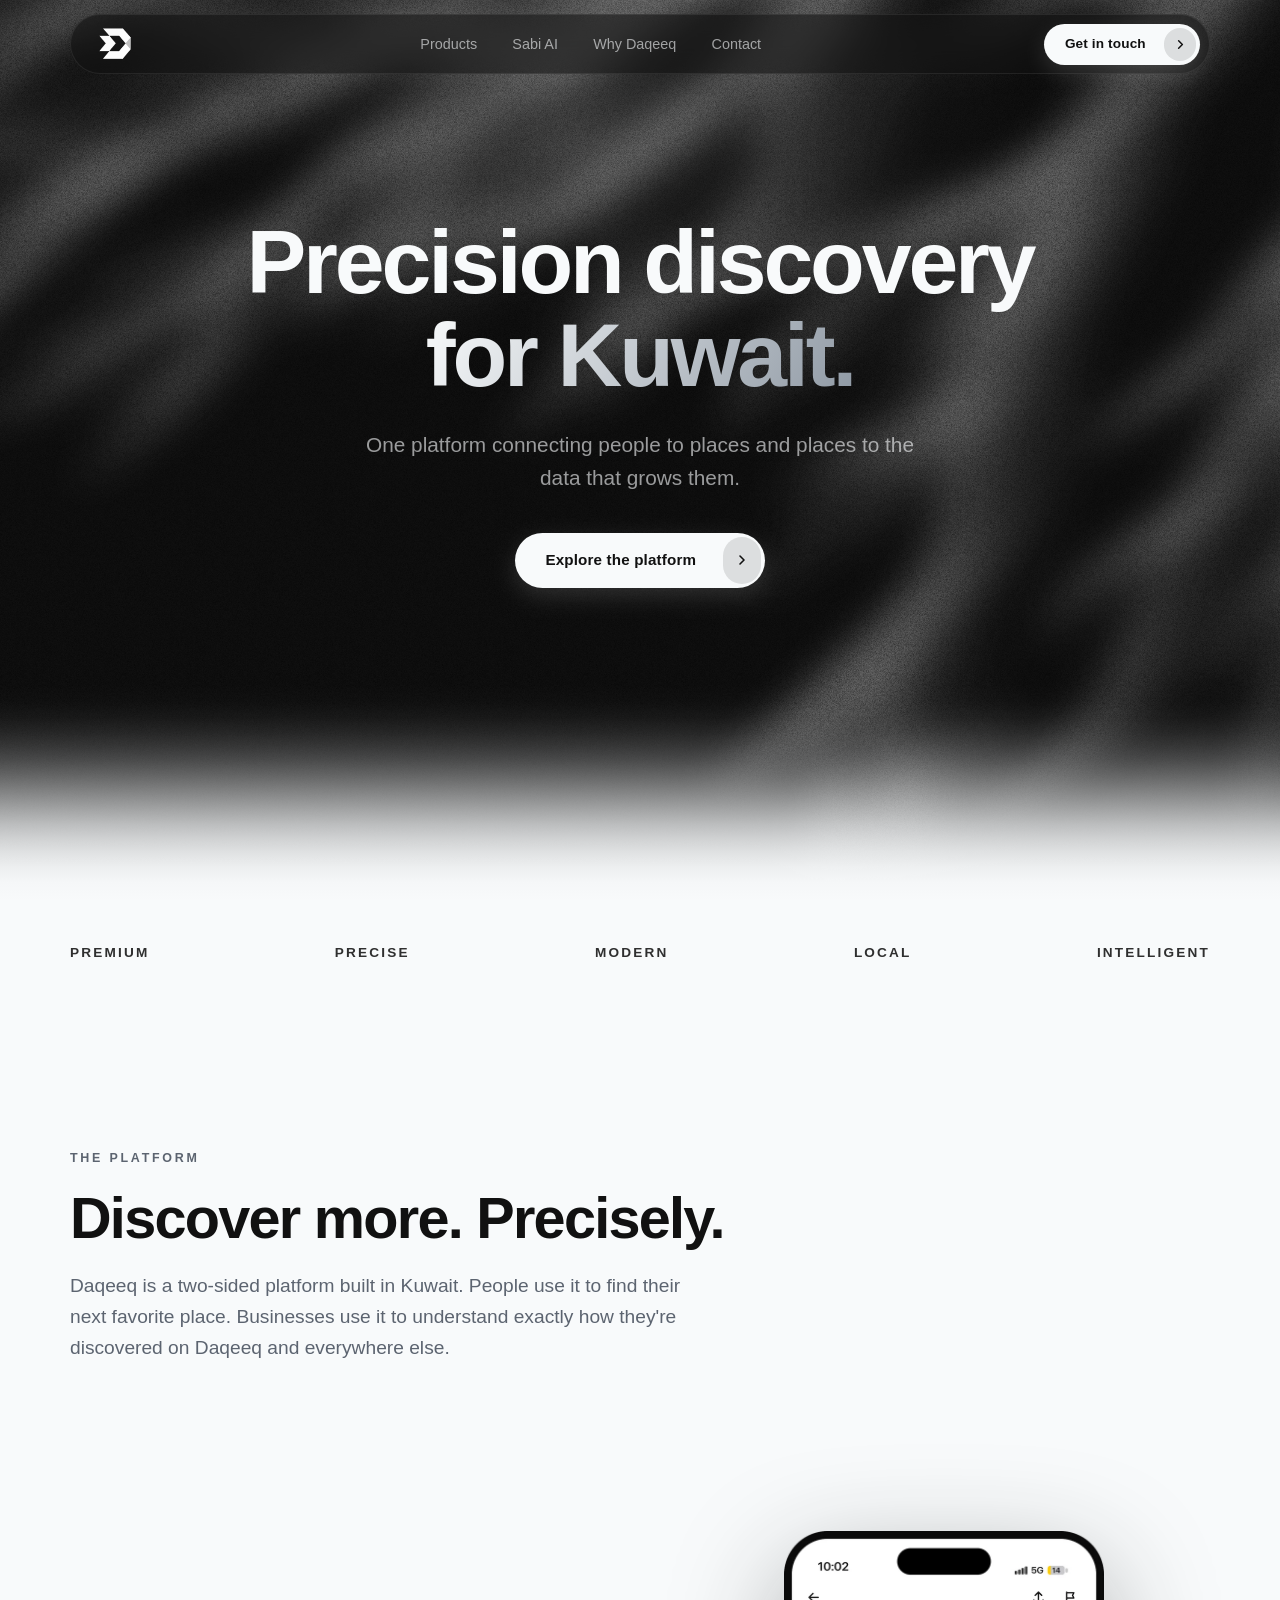
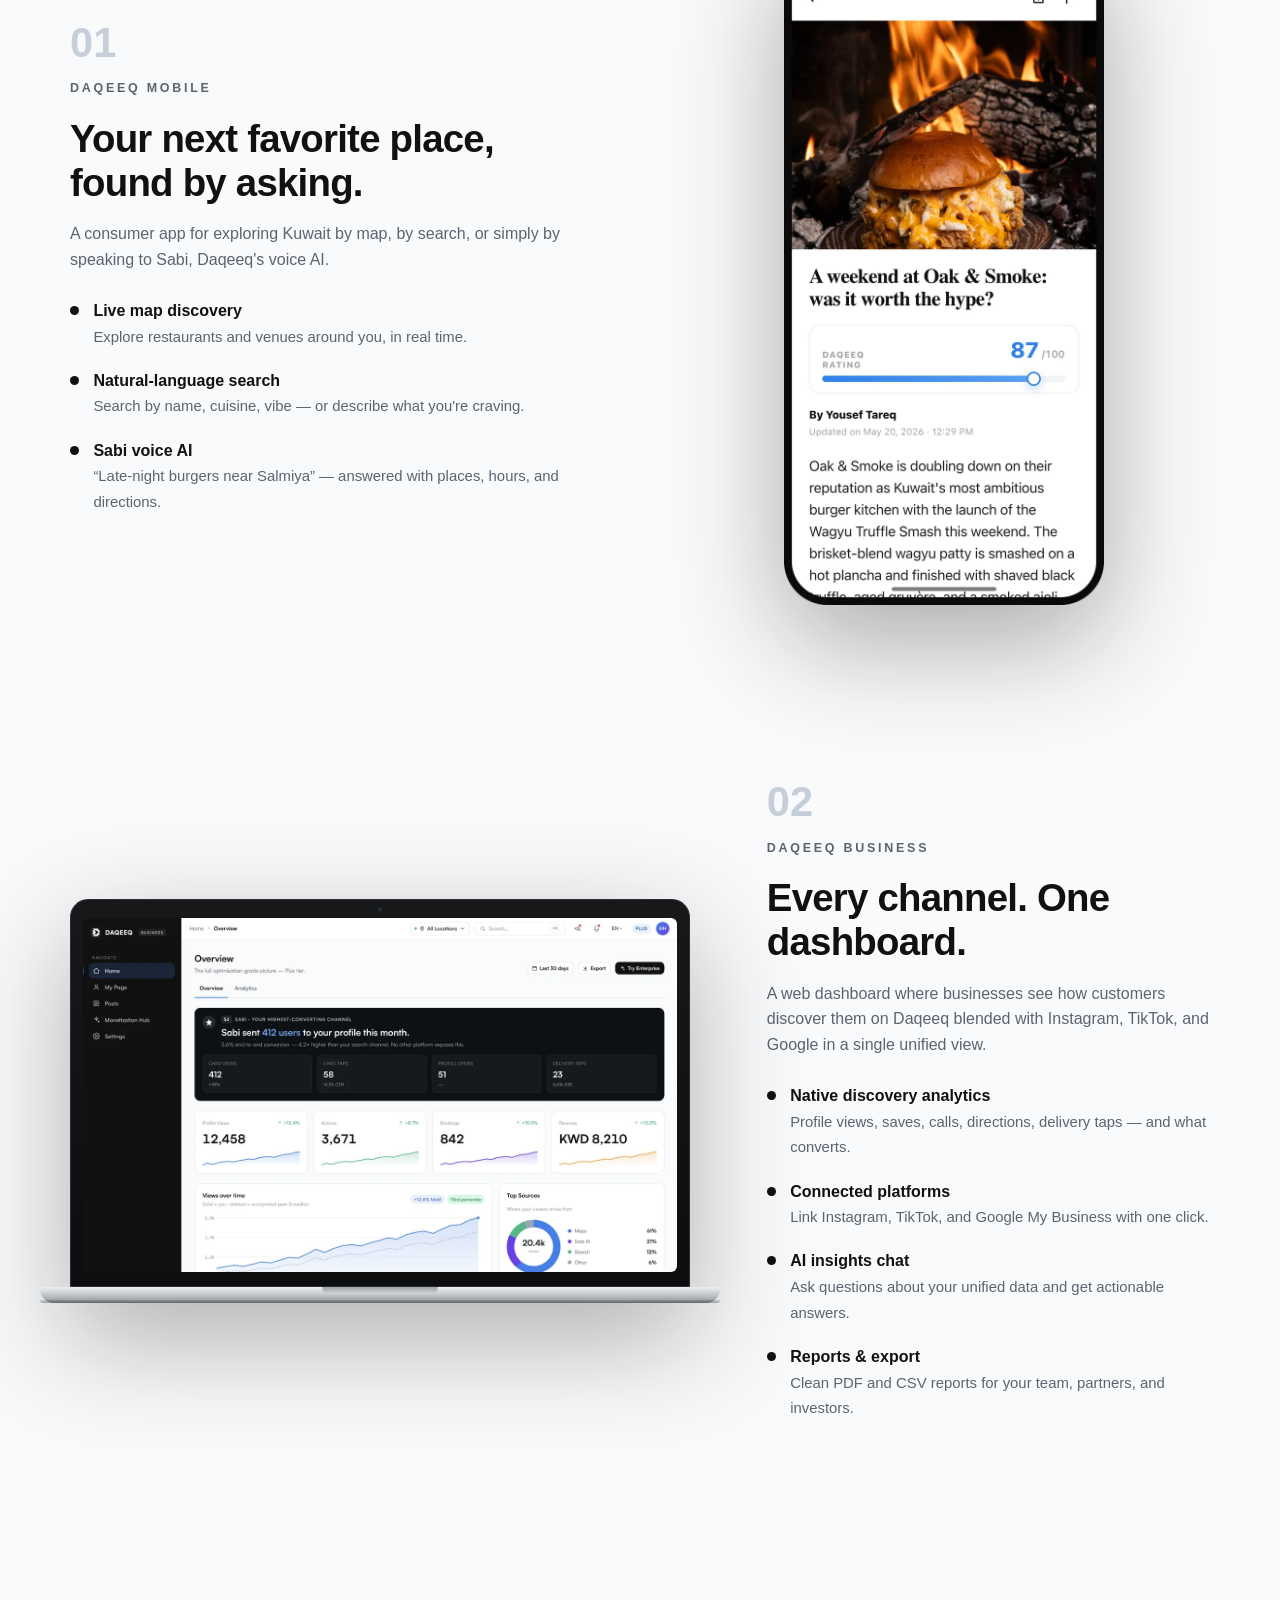
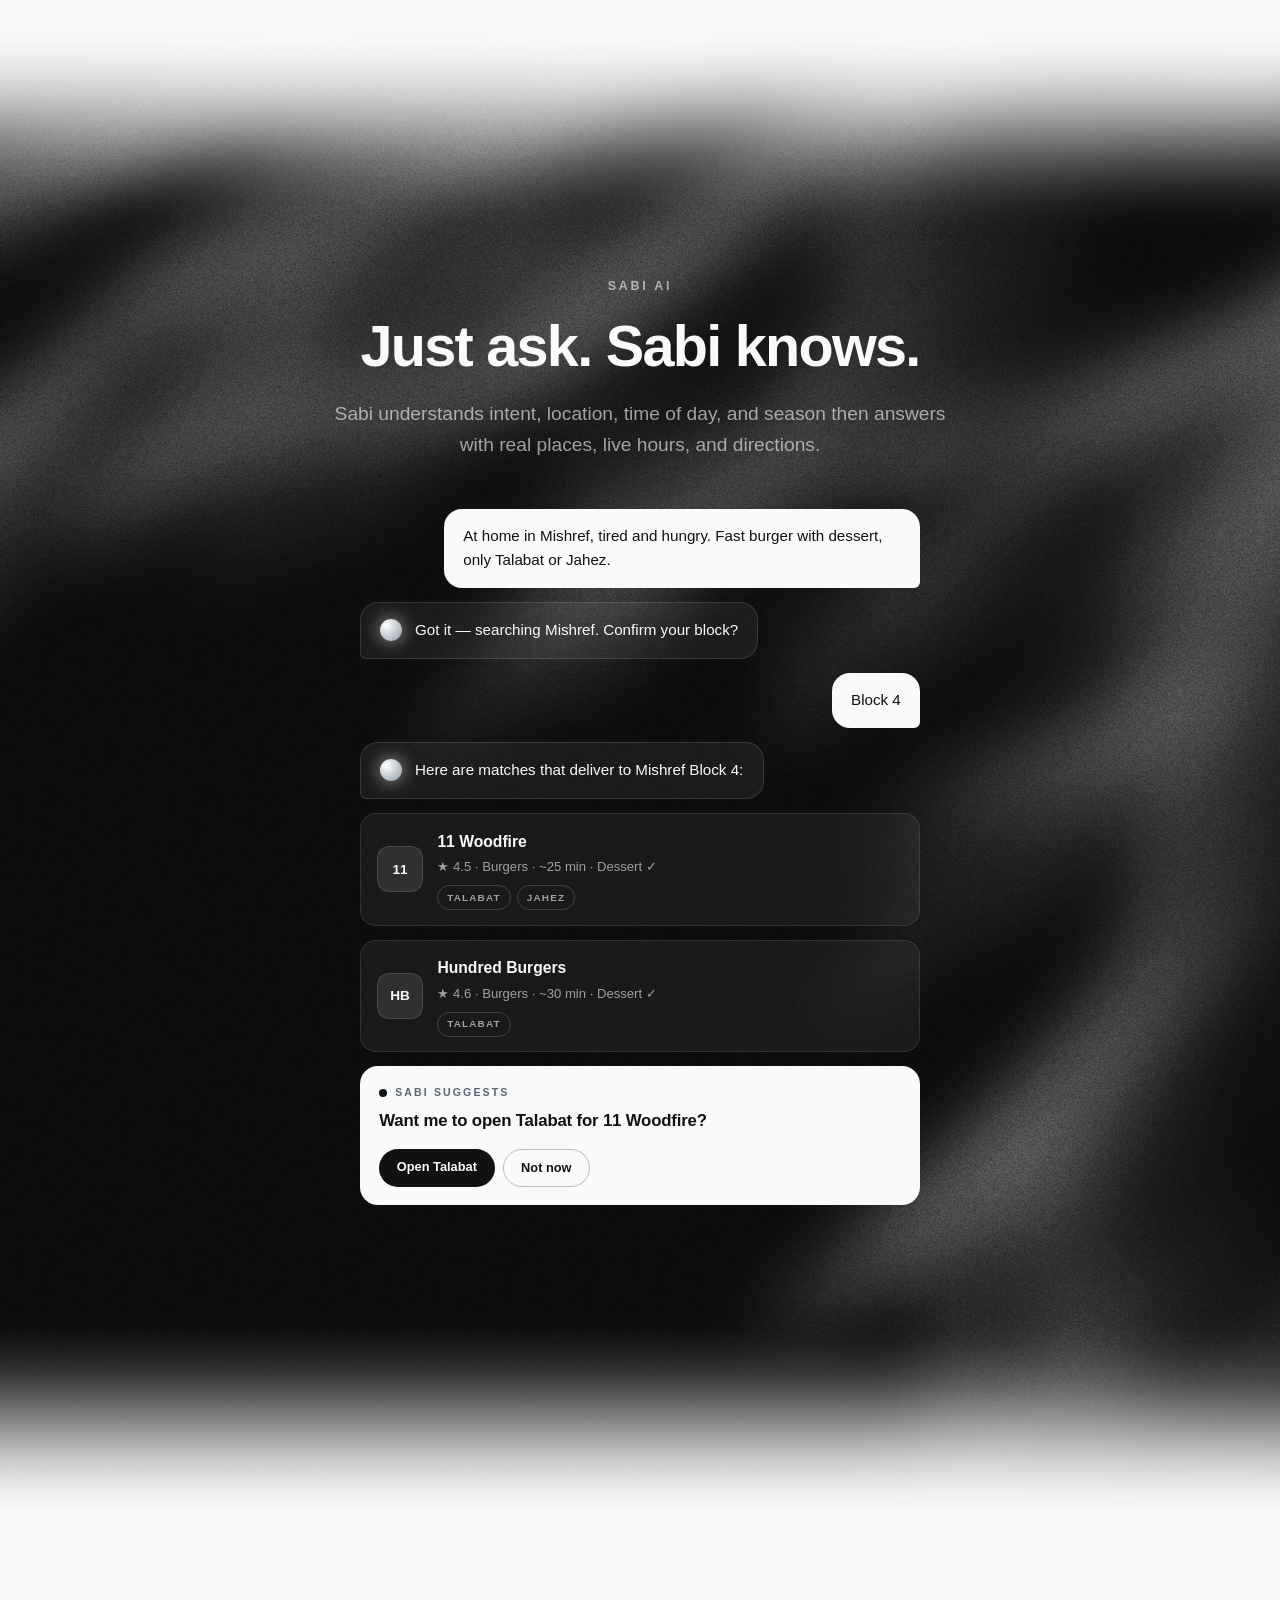
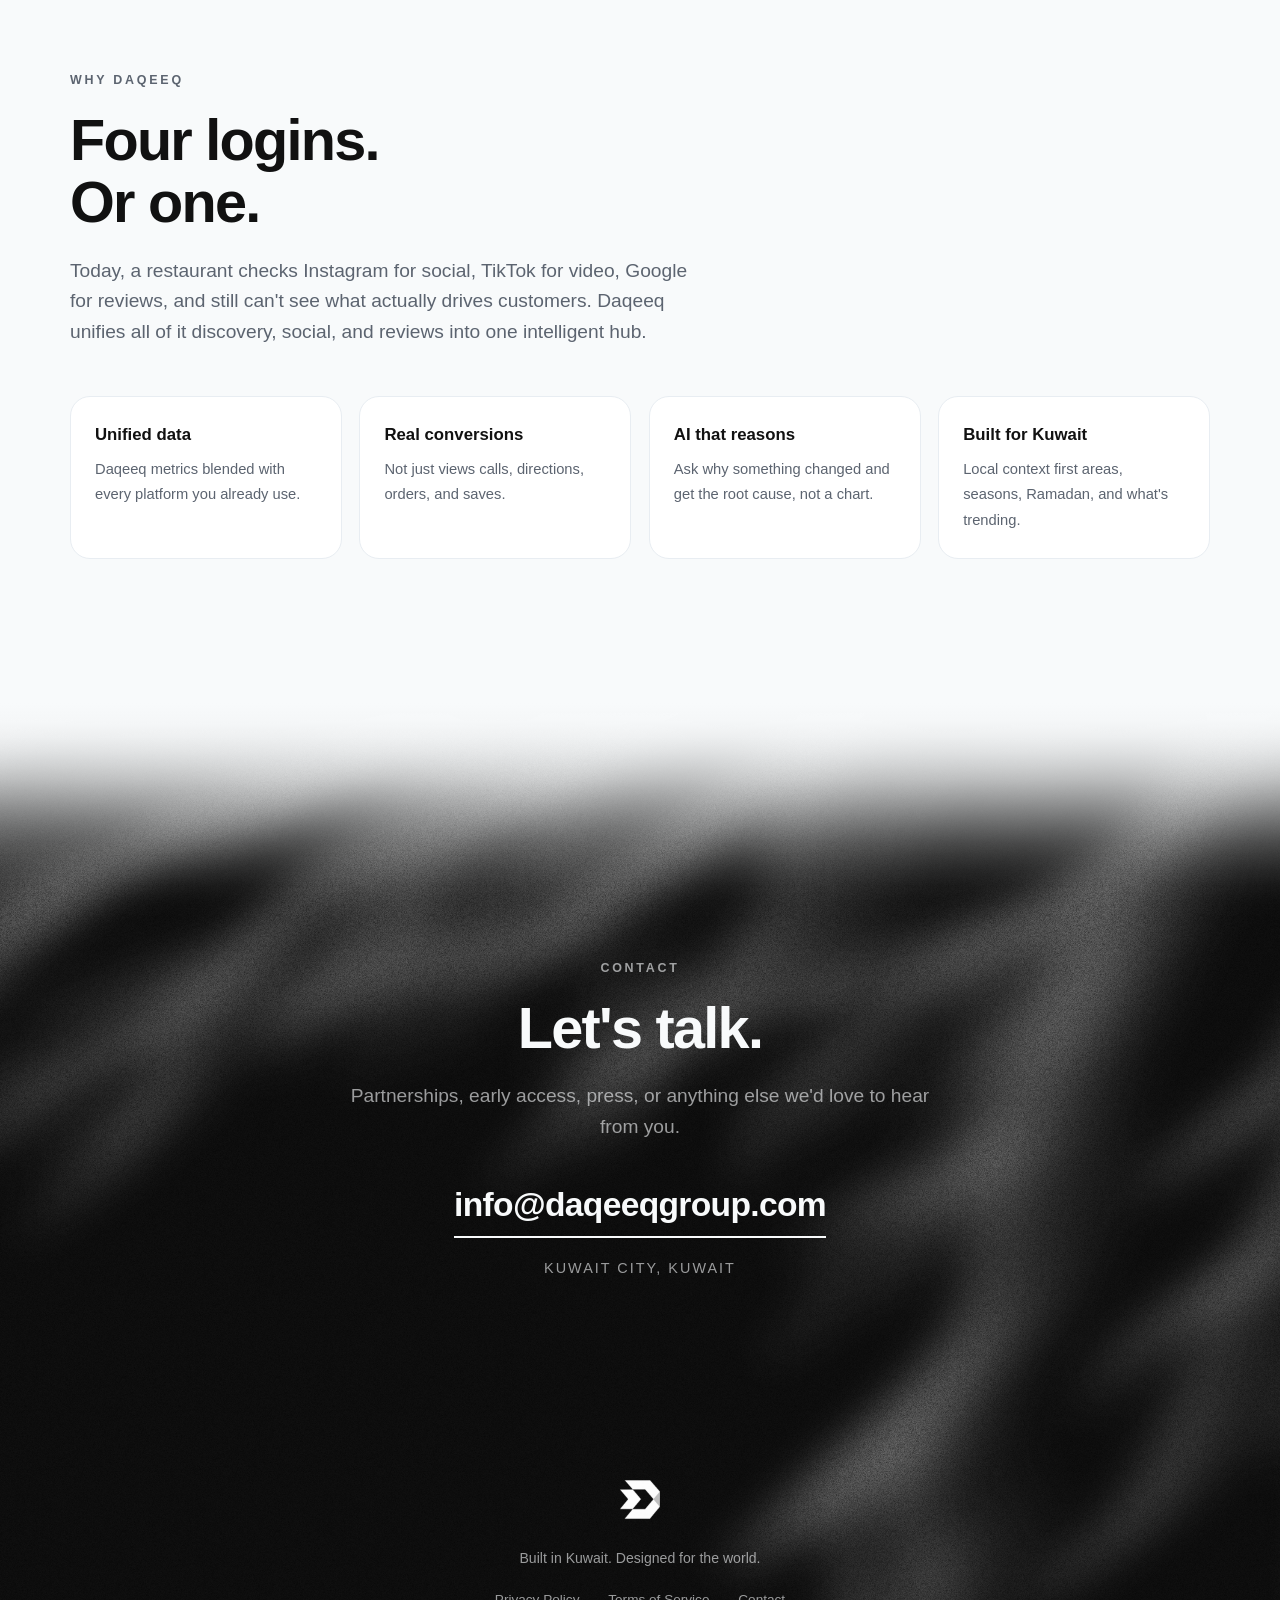
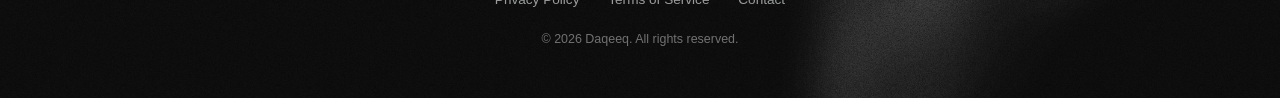
<file: index.html>
<!DOCTYPE html>
<html lang="en">
<head>
  <meta charset="UTF-8" />
  <meta name="viewport" content="width=device-width, initial-scale=1.0" />
  <title>Daqeeq — Precision discovery for Kuwait</title>
  <meta name="description" content="Daqeeq is a two-sided platform for Kuwait: a consumer app for discovering restaurants and places with Sabi AI, and a unified analytics hub for businesses." />
  <meta property="og:title" content="Daqeeq — Precision discovery for Kuwait" />
  <meta property="og:description" content="One platform connecting people to places — and places to the data that grows them." />
  <meta property="og:type" content="website" />
  <meta property="og:url" content="https://daqeeqgroup.com" />
  <link rel="icon" type="image/svg+xml" href="data:image/svg+xml,%3Csvg xmlns='http://www.w3.org/2000/svg' viewBox='0 0 100 100'%3E%3Crect width='100' height='100' rx='22' fill='%23111111'/%3E%3Cg transform='translate(12 12) scale(0.76)'%3E%3Cpath d='M4 32 H26 L44 50 L26 68 H4 L22 50 Z' fill='%23F8FAFB'/%3E%3Cpath d='M34 6 H64 L96 38 V62 L64 94 H34 L78 50 Z' fill='%23F8FAFB'/%3E%3Cpath d='M96 38 L96 62 L78 50 Z' fill='%23B9C0C7'/%3E%3C/g%3E%3C/svg%3E" />
  <link rel="preconnect" href="https://api.fontshare.com" />
  <link rel="preconnect" href="https://fonts.googleapis.com" />
  <link rel="preconnect" href="https://fonts.gstatic.com" crossorigin />
  <link href="https://api.fontshare.com/v2/css?f[]=satoshi@400,500,700,900&display=swap" rel="stylesheet" />
  <link rel="stylesheet" href="/assets/css/style.css?v=6" />
</head>
<body>

  <!-- ===== NAV ===== -->
  <header class="nav" id="nav">
    <div class="nav__inner">
      <a href="#top" class="nav__brand" aria-label="Daqeeq home">
        <img class="nav__logo" src="/assets/img/logo-sm.png" alt="Daqeeq" width="168" height="168" />
      </a>
      <nav class="nav__links" aria-label="Primary">
        <a href="#products">Products</a>
        <a href="#sabi">Sabi&nbsp;AI</a>
        <a href="#why">Why&nbsp;Daqeeq</a>
        <a href="#contact">Contact</a>
      </nav>
      <a href="mailto:info@daqeeqgroup.com" class="btn btn--small btn--blue btn--cta nav__cta">
        <span class="btn__label">Get in touch</span>
        <i class="btn__arrow" aria-hidden="true"><svg viewBox="0 0 24 24" width="15" height="15" fill="none" stroke="currentColor" stroke-width="2.4" stroke-linecap="round" stroke-linejoin="round"><path d="M9 6l6 6-6 6" /></svg></i>
      </a>
    </div>
  </header>

  <main id="top">

    <!-- ===== HERO ===== -->
    <section class="hero">
      <div class="ethereal" aria-hidden="true">
        <div class="ethereal__motion"><div class="ethereal__shadow"></div></div>
        <div class="ethereal__noise"></div>
      </div>
      <div class="hero__glow" aria-hidden="true"></div>
      <div class="hero__inner">
        <h1 class="hero__title" data-reveal>
          Precision discovery<br /><span class="hero__title-accent">for Kuwait.</span>
        </h1>
        <p class="hero__sub" data-reveal>
          One platform connecting people to places and places to the data that grows them.
        </p>
        <div class="hero__actions" data-reveal>
          <a href="#products" class="btn btn--blue btn--cta">
            <span class="btn__label">Explore the platform</span>
            <i class="btn__arrow" aria-hidden="true"><svg viewBox="0 0 24 24" width="16" height="16" fill="none" stroke="currentColor" stroke-width="2.4" stroke-linecap="round" stroke-linejoin="round"><path d="M9 6l6 6-6 6" /></svg></i>
          </a>
        </div>
      </div>
    </section>

    <!-- ===== ESSENCE ===== -->
    <section class="essence">
      <div class="container">
        <div class="essence__row" data-reveal-group>
          <span data-reveal>Premium</span>
          <span data-reveal>Precise</span>
          <span data-reveal>Modern</span>
          <span data-reveal>Local</span>
          <span data-reveal>Intelligent</span>
        </div>
      </div>
    </section>

    <!-- ===== PLATFORM INTRO ===== -->
    <section class="intro" id="platform">
      <div class="container">
        <p class="eyebrow" data-reveal>The platform</p>
        <h2 class="h2" data-reveal>Discover more. <span class="text-blue">Precisely.</span></h2>
        <p class="lead" data-reveal>
          Daqeeq is a two-sided platform built in Kuwait. People use it to find their next
          favorite place. Businesses use it to understand exactly how they're discovered
          on Daqeeq and everywhere else.
        </p>
      </div>
    </section>

    <!-- ===== PRODUCTS ===== -->
    <section class="products" id="products">
      <div class="container">

        <!-- Product 1: Mobile -->
        <article class="product">
          <div class="product__text" data-reveal>
            <p class="product__num">01</p>
            <p class="eyebrow eyebrow--blue">Daqeeq Mobile</p>
            <h3 class="h3">Your next favorite place, found by asking.</h3>
            <p class="body">
              A consumer app for exploring Kuwait by map, by search, or simply by
              speaking to Sabi, Daqeeq's voice AI.
            </p>
            <ul class="feature-list">
              <li><span class="dot"></span><div><strong>Live map discovery</strong><em>Explore restaurants and venues around you, in real time.</em></div></li>
              <li><span class="dot"></span><div><strong>Natural-language search</strong><em>Search by name, cuisine, vibe — or describe what you're craving.</em></div></li>
              <li><span class="dot"></span><div><strong>Sabi voice AI</strong><em>“Late-night burgers near Salmiya” — answered with places, hours, and directions.</em></div></li>
            </ul>
          </div>
          <div class="product__visual" data-reveal>
            <img class="product__shot" src="/assets/img/app-review.webp" alt="Daqeeq app showing a restaurant review with a Daqeeq Rating" width="660" height="1390" loading="lazy" decoding="async" />
          </div>
        </article>

        <!-- Product 2: Business -->
        <article class="product product--flip">
          <div class="product__text" data-reveal>
            <p class="product__num">02</p>
            <p class="eyebrow eyebrow--blue">Daqeeq Business</p>
            <h3 class="h3">Every channel. One dashboard.</h3>
            <p class="body">
              A web dashboard where businesses see how customers discover them on Daqeeq
              blended with Instagram, TikTok, and Google in a single unified view.
            </p>
            <ul class="feature-list">
              <li><span class="dot"></span><div><strong>Native discovery analytics</strong><em>Profile views, saves, calls, directions, delivery taps — and what converts.</em></div></li>
              <li><span class="dot"></span><div><strong>Connected platforms</strong><em>Link Instagram, TikTok, and Google My Business with one click.</em></div></li>
              <li><span class="dot"></span><div><strong>AI insights chat</strong><em>Ask questions about your unified data and get actionable answers.</em></div></li>
              <li><span class="dot"></span><div><strong>Reports &amp; export</strong><em>Clean PDF and CSV reports for your team, partners, and investors.</em></div></li>
            </ul>
          </div>
          <div class="product__visual" data-reveal>
            <div class="mac">
              <div class="mac__screen">
                <span class="mac__camera" aria-hidden="true"></span>
                <img src="/assets/img/dashboard.webp" alt="Daqeeq Business dashboard showing unified analytics" width="1280" height="764" loading="lazy" decoding="async" />
              </div>
              <div class="mac__base" aria-hidden="true"></div>
            </div>
          </div>
        </article>

      </div>
    </section>

    <!-- ===== SABI ===== -->
    <section class="sabi" id="sabi">
      <div class="ethereal" aria-hidden="true">
        <div class="ethereal__motion"><div class="ethereal__shadow"></div></div>
        <div class="ethereal__noise"></div>
      </div>
      <div class="container sabi__inner">
        <p class="eyebrow eyebrow--light" data-reveal>Sabi AI</p>
        <h2 class="h2 h2--light" data-reveal>Just ask. <span class="text-blue">Sabi knows.</span></h2>
        <p class="lead lead--light" data-reveal>
          Sabi understands intent, location, time of day, and season then answers
          with real places, live hours, and directions.
        </p>
        <div class="chat">
          <div class="chat__bubble chat__bubble--user" data-reveal>
            At home in Mishref, tired and hungry. Fast burger with dessert, only Talabat or Jahez.
          </div>
          <div class="chat__bubble chat__bubble--sabi" data-reveal>
            <span class="chat__orb" aria-hidden="true"></span>
            <div>Got it — searching Mishref. Confirm your block?</div>
          </div>
          <div class="chat__bubble chat__bubble--user" data-reveal>Block 4</div>
          <div class="chat__bubble chat__bubble--sabi" data-reveal>
            <span class="chat__orb" aria-hidden="true"></span>
            <div>Here are matches that deliver to Mishref Block 4:</div>
          </div>
          <div class="chat__card" data-reveal>
            <span class="chat__card-avatar" aria-hidden="true">11</span>
            <div>
              <strong>11 Woodfire</strong>
              <em>★ 4.5 · Burgers · ~25 min · Dessert ✓</em>
              <div class="chat__tags"><span>Talabat</span><span>Jahez</span></div>
            </div>
          </div>
          <div class="chat__card" data-reveal>
            <span class="chat__card-avatar" aria-hidden="true">HB</span>
            <div>
              <strong>Hundred Burgers</strong>
              <em>★ 4.6 · Burgers · ~30 min · Dessert ✓</em>
              <div class="chat__tags"><span>Talabat</span></div>
            </div>
          </div>
          <div class="chat__suggest" data-reveal>
            <span class="chat__suggest-label">Sabi suggests</span>
            <p>Want me to open Talabat for 11 Woodfire?</p>
            <div class="chat__actions"><span>Open Talabat</span><span>Not now</span></div>
          </div>
          <div class="chat__input" data-reveal>
            <span>Ask Sabi anything…</span>
            <svg viewBox="0 0 24 24" width="18" height="18" fill="none" stroke="currentColor" stroke-width="2" stroke-linecap="round" aria-hidden="true">
              <rect x="9" y="3" width="6" height="11" rx="3" />
              <path d="M5 11a7 7 0 0 0 14 0M12 18v3" />
            </svg>
          </div>
        </div>
      </div>
    </section>

    <!-- ===== WHY ===== -->
    <section class="why" id="why">
      <div class="container">
        <p class="eyebrow" data-reveal>Why Daqeeq</p>
        <h2 class="h2" data-reveal>Four logins.<br />Or <span class="text-blue">one.</span></h2>
        <p class="lead" data-reveal>
          Today, a restaurant checks Instagram for social, TikTok for video, Google for
          reviews, and still can't see what actually drives customers. Daqeeq unifies all
          of it discovery, social, and reviews into one intelligent hub.
        </p>
        <div class="why__grid" data-reveal-group>
          <div class="why__card" data-reveal><strong>Unified data</strong><em>Daqeeq metrics blended with every platform you already use.</em></div>
          <div class="why__card" data-reveal><strong>Real conversions</strong><em>Not just views calls, directions, orders, and saves.</em></div>
          <div class="why__card" data-reveal><strong>AI that reasons</strong><em>Ask why something changed and get the root cause, not a chart.</em></div>
          <div class="why__card" data-reveal><strong>Built for Kuwait</strong><em>Local context first areas, seasons, Ramadan, and what's trending.</em></div>
        </div>
      </div>
    </section>

  </main>

  <!-- ===== CONTACT + FOOTER (shared animated background) ===== -->
  <div class="dark-tail">
    <div class="ethereal" aria-hidden="true">
      <div class="ethereal__motion"><div class="ethereal__shadow"></div></div>
      <div class="ethereal__noise"></div>
    </div>

    <section class="contact" id="contact">
      <div class="container contact__inner">
        <p class="eyebrow eyebrow--light" data-reveal>Contact</p>
        <h2 class="h2 h2--light" data-reveal>Let's talk.</h2>
        <p class="lead lead--light" data-reveal>
          Partnerships, early access, press, or anything else we'd love to hear from you.
        </p>
        <a class="contact__email" href="mailto:info@daqeeqgroup.com" data-reveal>info@daqeeqgroup.com</a>
        <p class="contact__loc" data-reveal>Kuwait City, Kuwait</p>
      </div>
    </section>

    <!-- ===== FOOTER ===== -->
    <footer class="footer">
    <div class="container footer__inner">
      <div class="footer__brand">
        <img class="footer__logo" src="/assets/img/logo-sm.png" alt="Daqeeq" width="168" height="168" loading="lazy" />
      </div>
      <p class="footer__tag">Built in Kuwait. Designed for the world.</p>
      <nav class="footer__links" aria-label="Legal">
        <a href="/privacy">Privacy Policy</a>
        <a href="/terms">Terms of Service</a>
        <a href="mailto:info@daqeeqgroup.com">Contact</a>
      </nav>
      <p class="footer__copy">© <span id="year">2026</span> Daqeeq. All rights reserved.</p>
    </div>
    </footer>
  </div>

  <script src="/assets/js/main.js?v=6" defer></script>
</body>
</html>
</file>
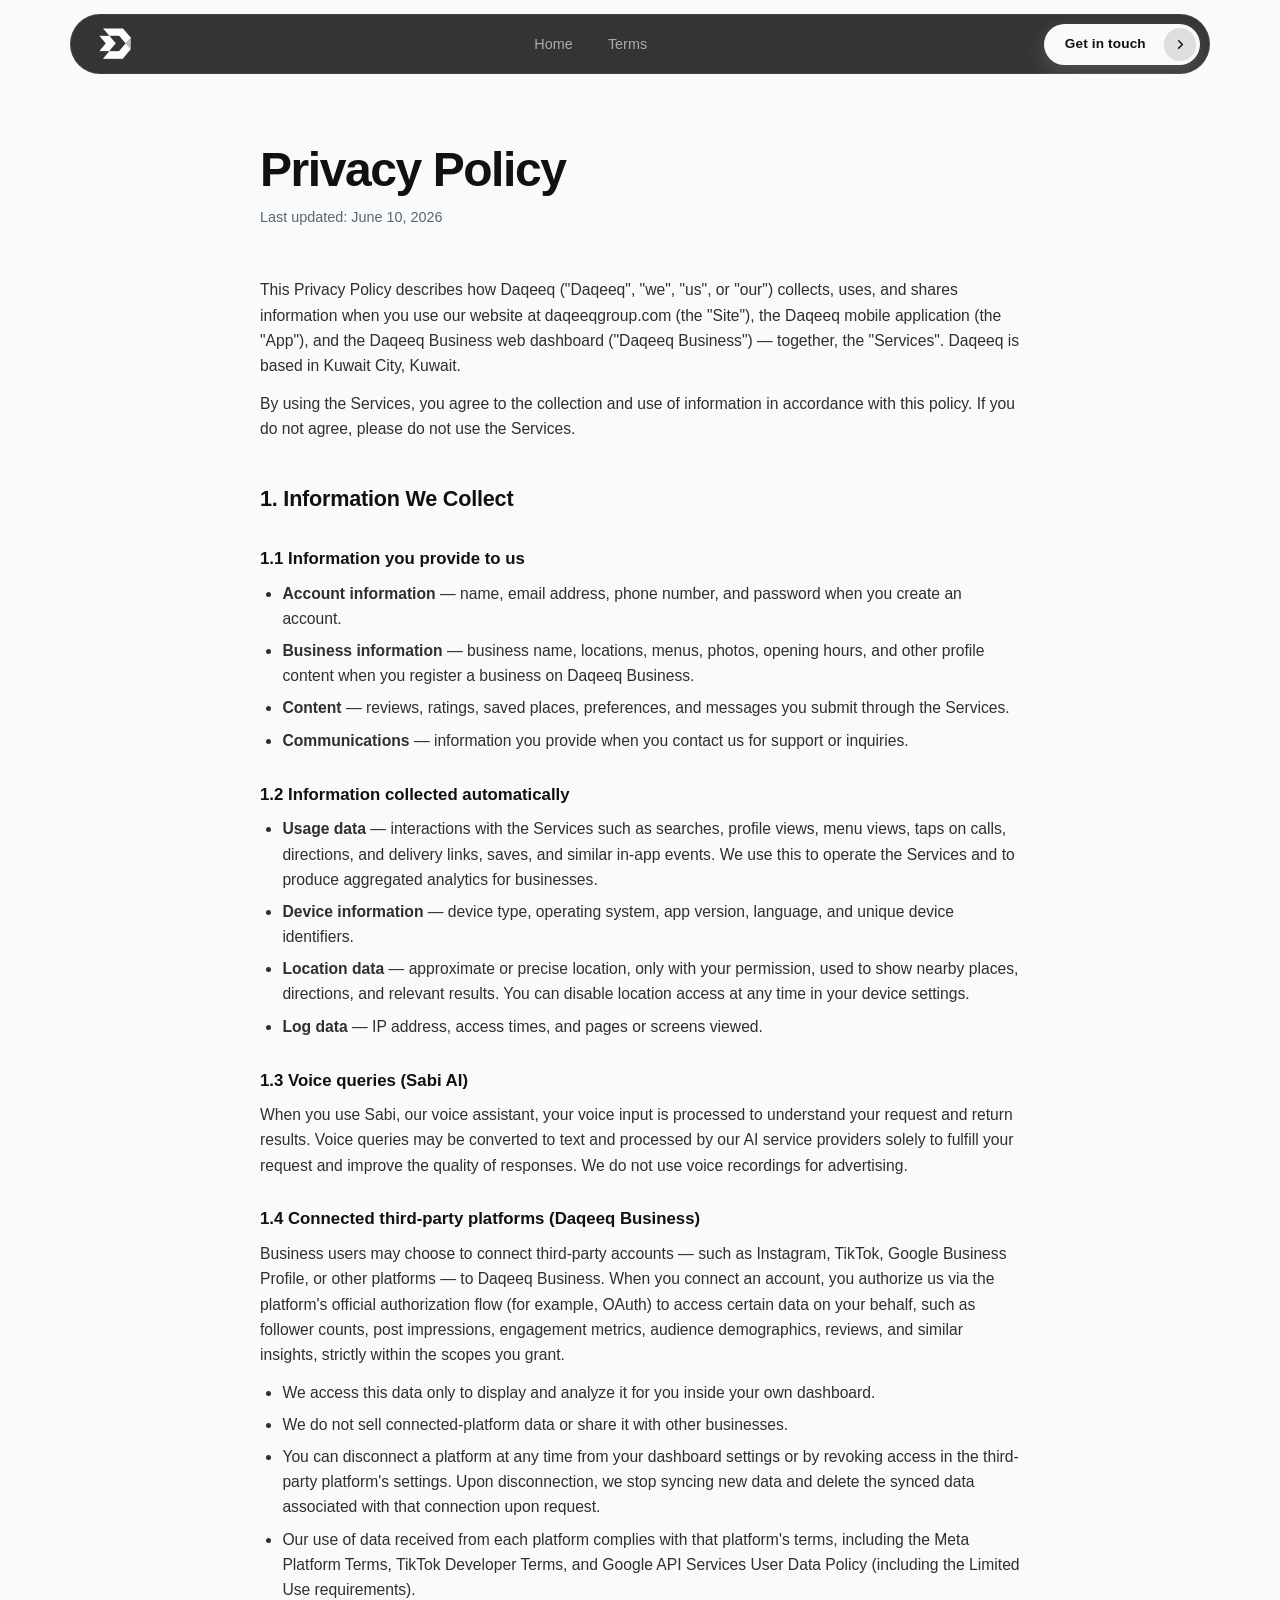
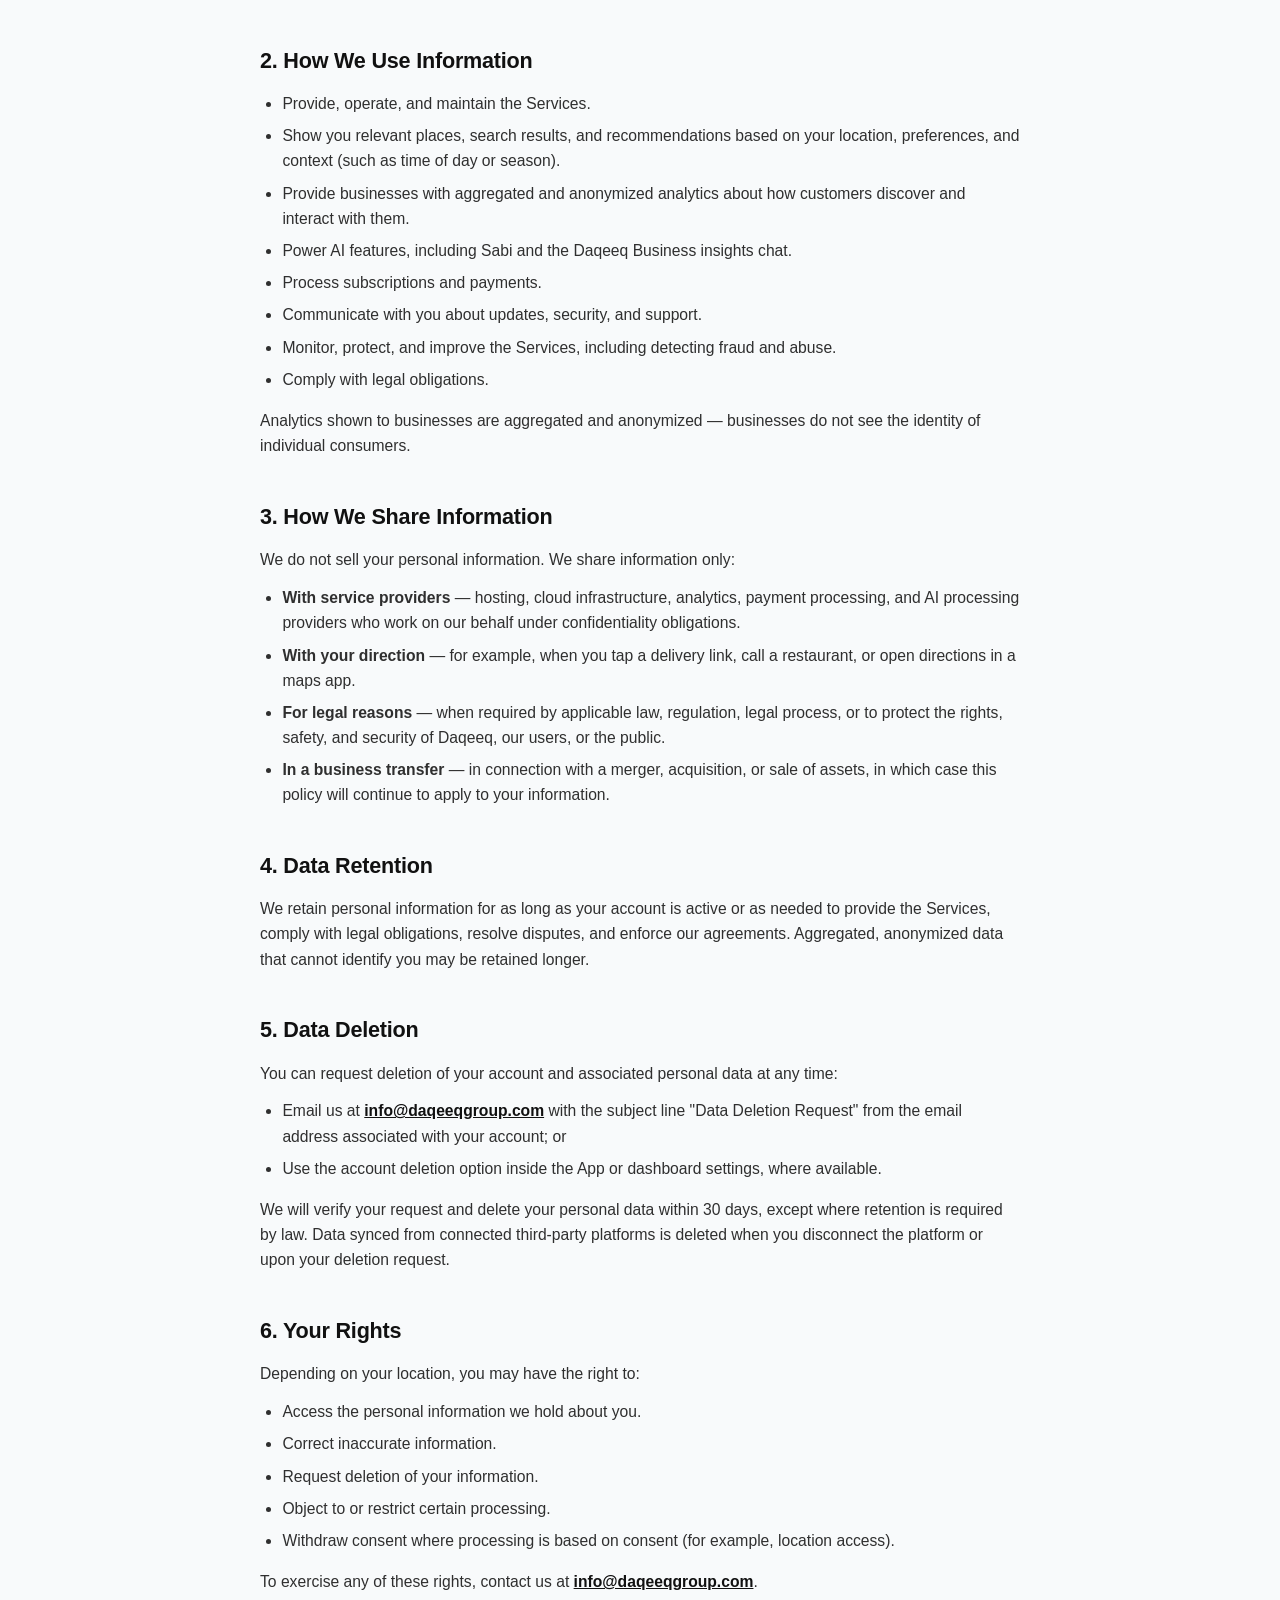
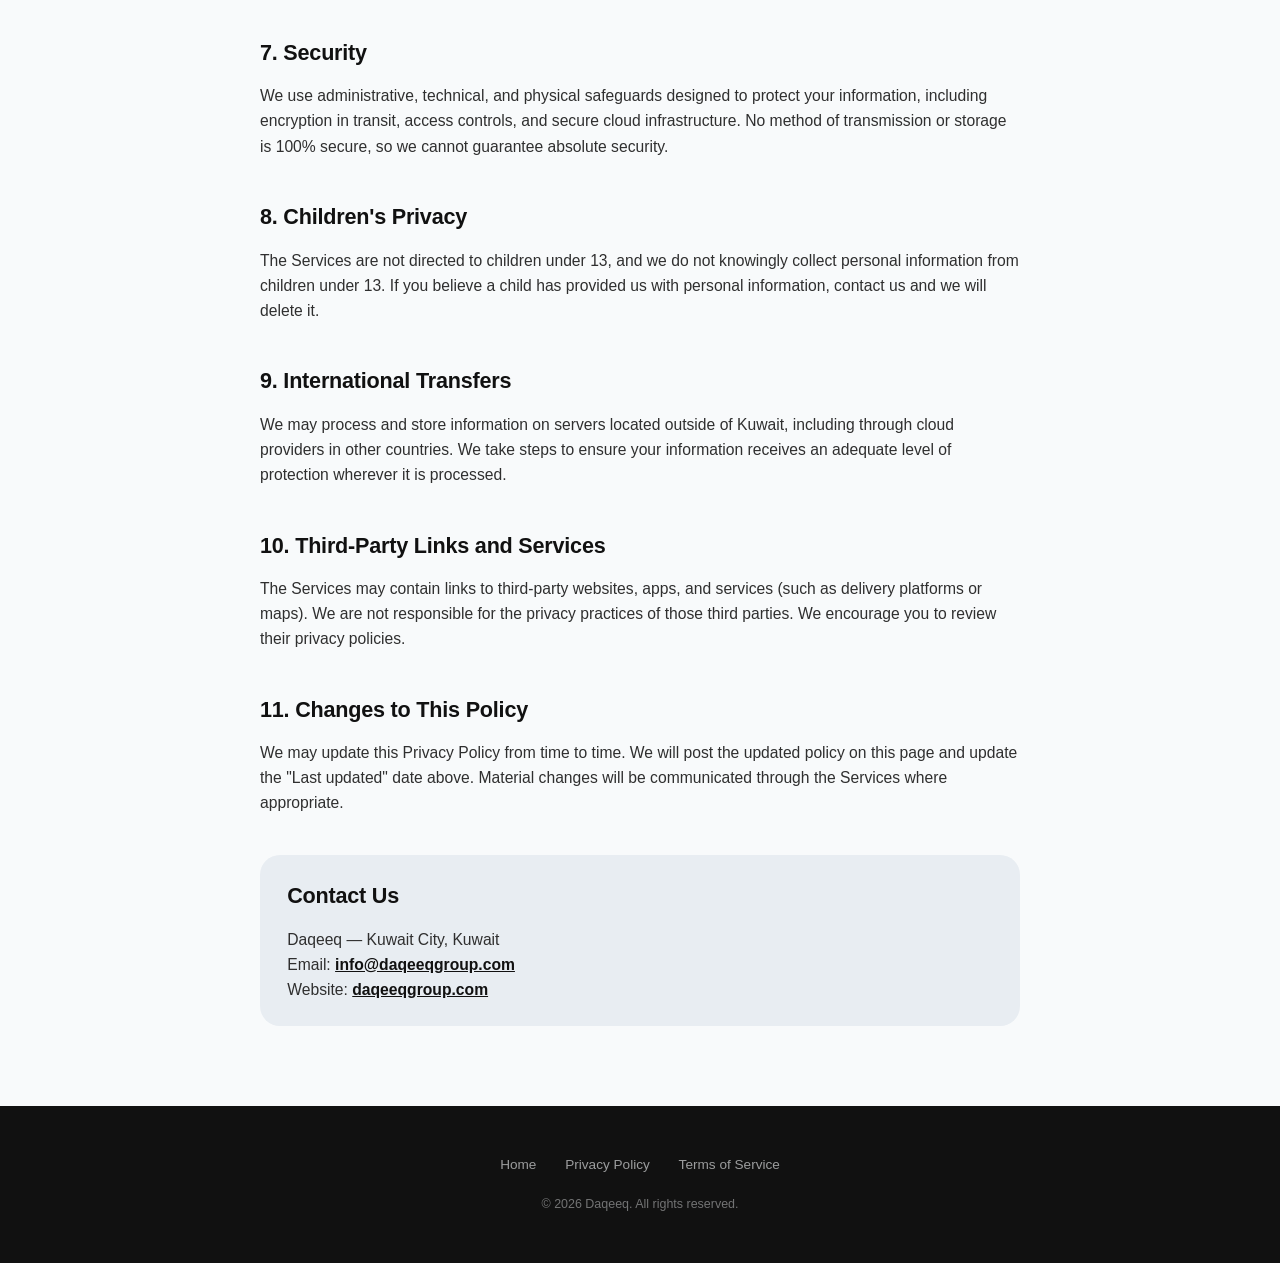
<file: privacy.html>
<!DOCTYPE html>
<html lang="en">
<head>
  <meta charset="UTF-8" />
  <meta name="viewport" content="width=device-width, initial-scale=1.0" />
  <title>Privacy Policy — Daqeeq</title>
  <meta name="description" content="Privacy Policy for Daqeeq, the Daqeeq mobile app, and Daqeeq Business." />
  <link rel="icon" type="image/svg+xml" href="data:image/svg+xml,%3Csvg xmlns='http://www.w3.org/2000/svg' viewBox='0 0 100 100'%3E%3Crect width='100' height='100' rx='22' fill='%23111111'/%3E%3Cg transform='translate(12 12) scale(0.76)'%3E%3Cpath d='M4 32 H26 L44 50 L26 68 H4 L22 50 Z' fill='%23F8FAFB'/%3E%3Cpath d='M34 6 H64 L96 38 V62 L64 94 H34 L78 50 Z' fill='%23F8FAFB'/%3E%3Cpath d='M96 38 L96 62 L78 50 Z' fill='%23B9C0C7'/%3E%3C/g%3E%3C/svg%3E" />
  <link rel="preconnect" href="https://api.fontshare.com" />
  <link href="https://api.fontshare.com/v2/css?f[]=satoshi@400,500,700,900&display=swap" rel="stylesheet" />
  <link rel="stylesheet" href="/assets/css/style.css?v=6" />
</head>
<body class="legal-page">

  <header class="nav is-scrolled" id="nav">
    <div class="nav__inner">
      <a href="/" class="nav__brand" aria-label="Daqeeq home">
        <img class="nav__logo" src="/assets/img/logo-sm.png" alt="Daqeeq" width="168" height="168" />
      </a>
      <nav class="nav__links" aria-label="Primary">
        <a href="/">Home</a>
        <a href="/terms">Terms</a>
      </nav>
      <a href="mailto:info@daqeeqgroup.com" class="btn btn--small btn--blue btn--cta nav__cta">
        <span class="btn__label">Get in touch</span>
        <i class="btn__arrow" aria-hidden="true"><svg viewBox="0 0 24 24" width="15" height="15" fill="none" stroke="currentColor" stroke-width="2.4" stroke-linecap="round" stroke-linejoin="round"><path d="M9 6l6 6-6 6" /></svg></i>
      </a>
    </div>
  </header>

  <main class="legal">
    <h1>Privacy Policy</h1>
    <p class="legal__updated">Last updated: June 10, 2026</p>

    <p>
      This Privacy Policy describes how Daqeeq ("Daqeeq", "we", "us", or "our") collects, uses,
      and shares information when you use our website at daqeeqgroup.com (the "Site"), the Daqeeq
      mobile application (the "App"), and the Daqeeq Business web dashboard ("Daqeeq Business")
      — together, the "Services". Daqeeq is based in Kuwait City, Kuwait.
    </p>
    <p>
      By using the Services, you agree to the collection and use of information in accordance
      with this policy. If you do not agree, please do not use the Services.
    </p>

    <h2>1. Information We Collect</h2>

    <h3>1.1 Information you provide to us</h3>
    <ul>
      <li><strong>Account information</strong> — name, email address, phone number, and password when you create an account.</li>
      <li><strong>Business information</strong> — business name, locations, menus, photos, opening hours, and other profile content when you register a business on Daqeeq Business.</li>
      <li><strong>Content</strong> — reviews, ratings, saved places, preferences, and messages you submit through the Services.</li>
      <li><strong>Communications</strong> — information you provide when you contact us for support or inquiries.</li>
    </ul>

    <h3>1.2 Information collected automatically</h3>
    <ul>
      <li><strong>Usage data</strong> — interactions with the Services such as searches, profile views, menu views, taps on calls, directions, and delivery links, saves, and similar in-app events. We use this to operate the Services and to produce aggregated analytics for businesses.</li>
      <li><strong>Device information</strong> — device type, operating system, app version, language, and unique device identifiers.</li>
      <li><strong>Location data</strong> — approximate or precise location, only with your permission, used to show nearby places, directions, and relevant results. You can disable location access at any time in your device settings.</li>
      <li><strong>Log data</strong> — IP address, access times, and pages or screens viewed.</li>
    </ul>

    <h3>1.3 Voice queries (Sabi AI)</h3>
    <p>
      When you use Sabi, our voice assistant, your voice input is processed to understand your
      request and return results. Voice queries may be converted to text and processed by our
      AI service providers solely to fulfill your request and improve the quality of responses.
      We do not use voice recordings for advertising.
    </p>

    <h3>1.4 Connected third-party platforms (Daqeeq Business)</h3>
    <p>
      Business users may choose to connect third-party accounts — such as Instagram, TikTok,
      Google Business Profile, or other platforms — to Daqeeq Business. When you connect an
      account, you authorize us via the platform's official authorization flow (for example,
      OAuth) to access certain data on your behalf, such as follower counts, post impressions,
      engagement metrics, audience demographics, reviews, and similar insights, strictly within
      the scopes you grant.
    </p>
    <ul>
      <li>We access this data only to display and analyze it for you inside your own dashboard.</li>
      <li>We do not sell connected-platform data or share it with other businesses.</li>
      <li>You can disconnect a platform at any time from your dashboard settings or by revoking access in the third-party platform's settings. Upon disconnection, we stop syncing new data and delete the synced data associated with that connection upon request.</li>
      <li>Our use of data received from each platform complies with that platform's terms, including the Meta Platform Terms, TikTok Developer Terms, and Google API Services User Data Policy (including the Limited Use requirements).</li>
    </ul>

    <h2>2. How We Use Information</h2>
    <ul>
      <li>Provide, operate, and maintain the Services.</li>
      <li>Show you relevant places, search results, and recommendations based on your location, preferences, and context (such as time of day or season).</li>
      <li>Provide businesses with aggregated and anonymized analytics about how customers discover and interact with them.</li>
      <li>Power AI features, including Sabi and the Daqeeq Business insights chat.</li>
      <li>Process subscriptions and payments.</li>
      <li>Communicate with you about updates, security, and support.</li>
      <li>Monitor, protect, and improve the Services, including detecting fraud and abuse.</li>
      <li>Comply with legal obligations.</li>
    </ul>
    <p>
      Analytics shown to businesses are aggregated and anonymized — businesses do not see the
      identity of individual consumers.
    </p>

    <h2>3. How We Share Information</h2>
    <p>We do not sell your personal information. We share information only:</p>
    <ul>
      <li><strong>With service providers</strong> — hosting, cloud infrastructure, analytics, payment processing, and AI processing providers who work on our behalf under confidentiality obligations.</li>
      <li><strong>With your direction</strong> — for example, when you tap a delivery link, call a restaurant, or open directions in a maps app.</li>
      <li><strong>For legal reasons</strong> — when required by applicable law, regulation, legal process, or to protect the rights, safety, and security of Daqeeq, our users, or the public.</li>
      <li><strong>In a business transfer</strong> — in connection with a merger, acquisition, or sale of assets, in which case this policy will continue to apply to your information.</li>
    </ul>

    <h2>4. Data Retention</h2>
    <p>
      We retain personal information for as long as your account is active or as needed to
      provide the Services, comply with legal obligations, resolve disputes, and enforce our
      agreements. Aggregated, anonymized data that cannot identify you may be retained longer.
    </p>

    <h2>5. Data Deletion</h2>
    <p>You can request deletion of your account and associated personal data at any time:</p>
    <ul>
      <li>Email us at <a href="mailto:info@daqeeqgroup.com">info@daqeeqgroup.com</a> with the subject line "Data Deletion Request" from the email address associated with your account; or</li>
      <li>Use the account deletion option inside the App or dashboard settings, where available.</li>
    </ul>
    <p>
      We will verify your request and delete your personal data within 30 days, except where
      retention is required by law. Data synced from connected third-party platforms is deleted
      when you disconnect the platform or upon your deletion request.
    </p>

    <h2>6. Your Rights</h2>
    <p>Depending on your location, you may have the right to:</p>
    <ul>
      <li>Access the personal information we hold about you.</li>
      <li>Correct inaccurate information.</li>
      <li>Request deletion of your information.</li>
      <li>Object to or restrict certain processing.</li>
      <li>Withdraw consent where processing is based on consent (for example, location access).</li>
    </ul>
    <p>To exercise any of these rights, contact us at <a href="mailto:info@daqeeqgroup.com">info@daqeeqgroup.com</a>.</p>

    <h2>7. Security</h2>
    <p>
      We use administrative, technical, and physical safeguards designed to protect your
      information, including encryption in transit, access controls, and secure cloud
      infrastructure. No method of transmission or storage is 100% secure, so we cannot
      guarantee absolute security.
    </p>

    <h2>8. Children's Privacy</h2>
    <p>
      The Services are not directed to children under 13, and we do not knowingly collect
      personal information from children under 13. If you believe a child has provided us with
      personal information, contact us and we will delete it.
    </p>

    <h2>9. International Transfers</h2>
    <p>
      We may process and store information on servers located outside of Kuwait, including
      through cloud providers in other countries. We take steps to ensure your information
      receives an adequate level of protection wherever it is processed.
    </p>

    <h2>10. Third-Party Links and Services</h2>
    <p>
      The Services may contain links to third-party websites, apps, and services (such as
      delivery platforms or maps). We are not responsible for the privacy practices of those
      third parties. We encourage you to review their privacy policies.
    </p>

    <h2>11. Changes to This Policy</h2>
    <p>
      We may update this Privacy Policy from time to time. We will post the updated policy on
      this page and update the "Last updated" date above. Material changes will be communicated
      through the Services where appropriate.
    </p>

    <div class="legal__contact-box">
      <h2 style="margin-top:0">Contact Us</h2>
      <p style="margin-bottom:0">
        Daqeeq — Kuwait City, Kuwait<br />
        Email: <a href="mailto:info@daqeeqgroup.com">info@daqeeqgroup.com</a><br />
        Website: <a href="https://daqeeqgroup.com">daqeeqgroup.com</a>
      </p>
    </div>
  </main>

  <footer class="footer footer--solid">
    <div class="container footer__inner">
      <nav class="footer__links" aria-label="Legal">
        <a href="/">Home</a>
        <a href="/privacy">Privacy Policy</a>
        <a href="/terms">Terms of Service</a>
      </nav>
      <p class="footer__copy">© 2026 Daqeeq. All rights reserved.</p>
    </div>
  </footer>

</body>
</html>
</file>
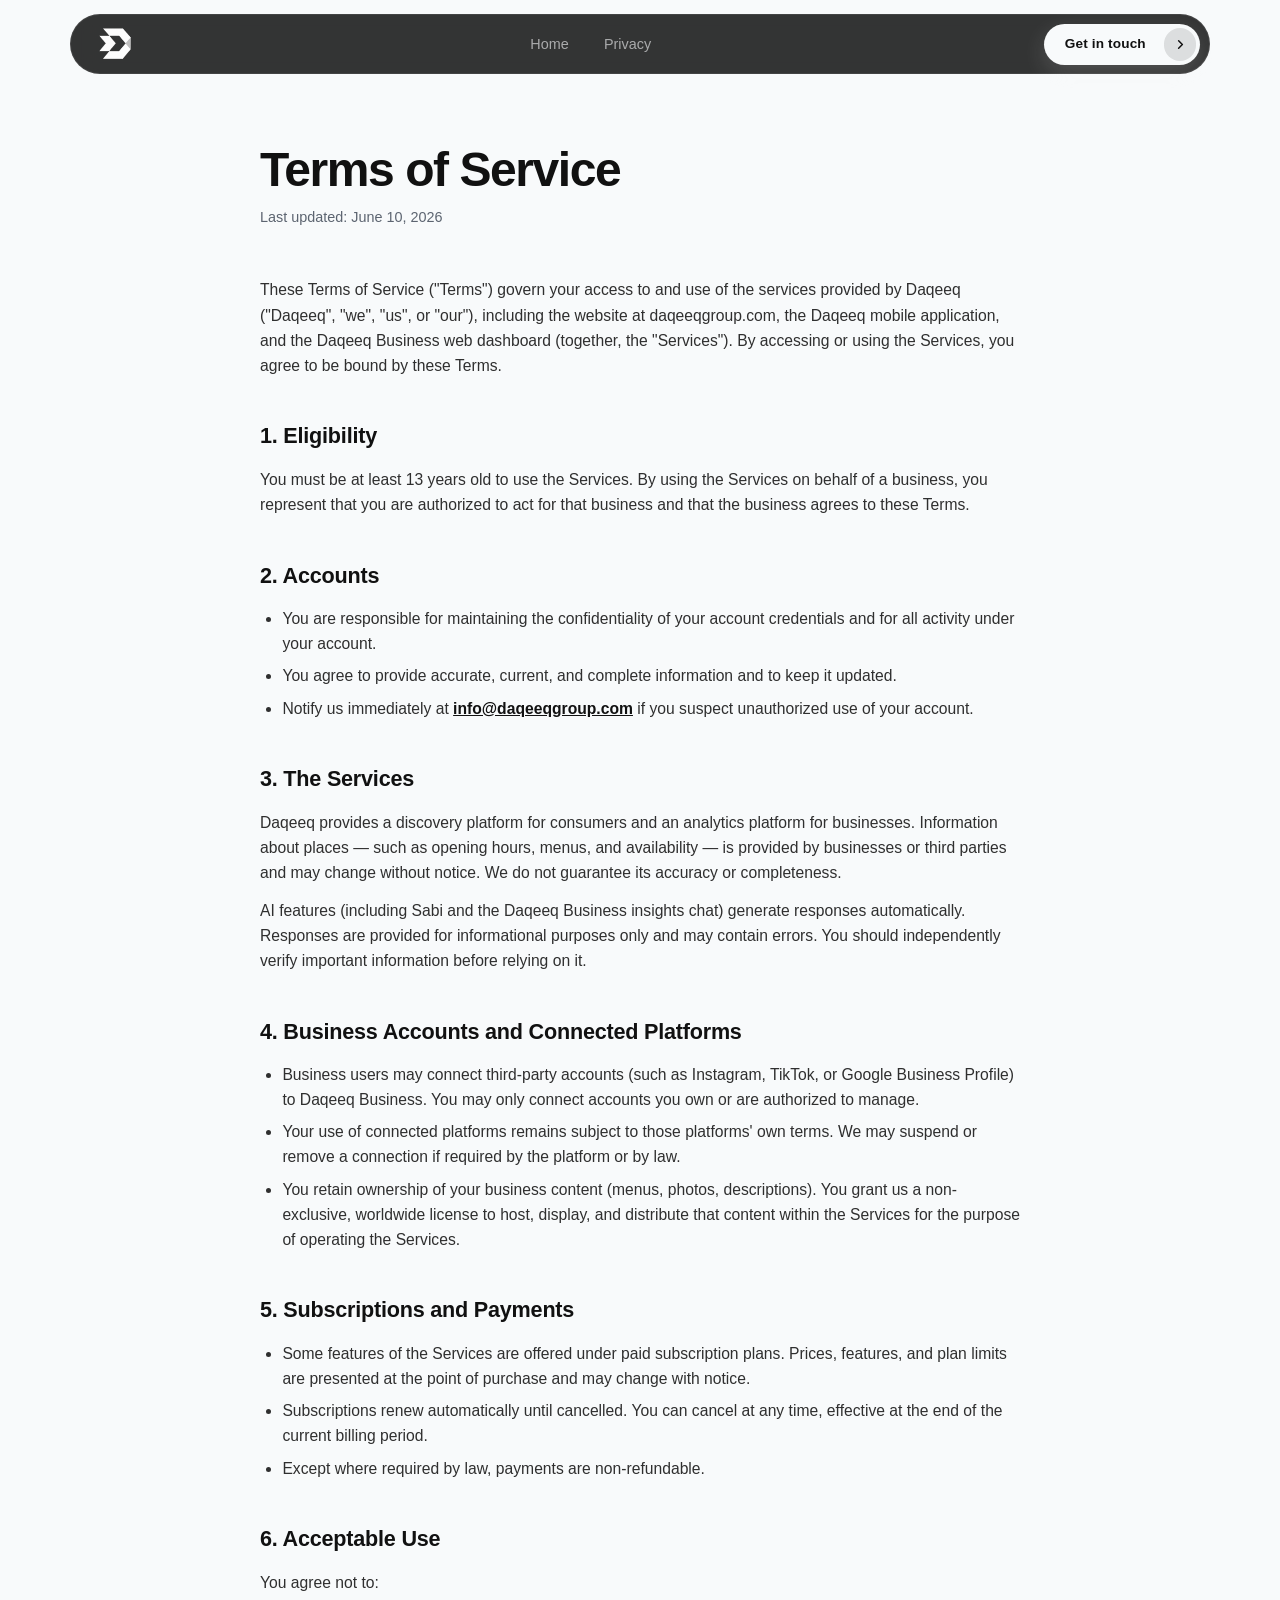
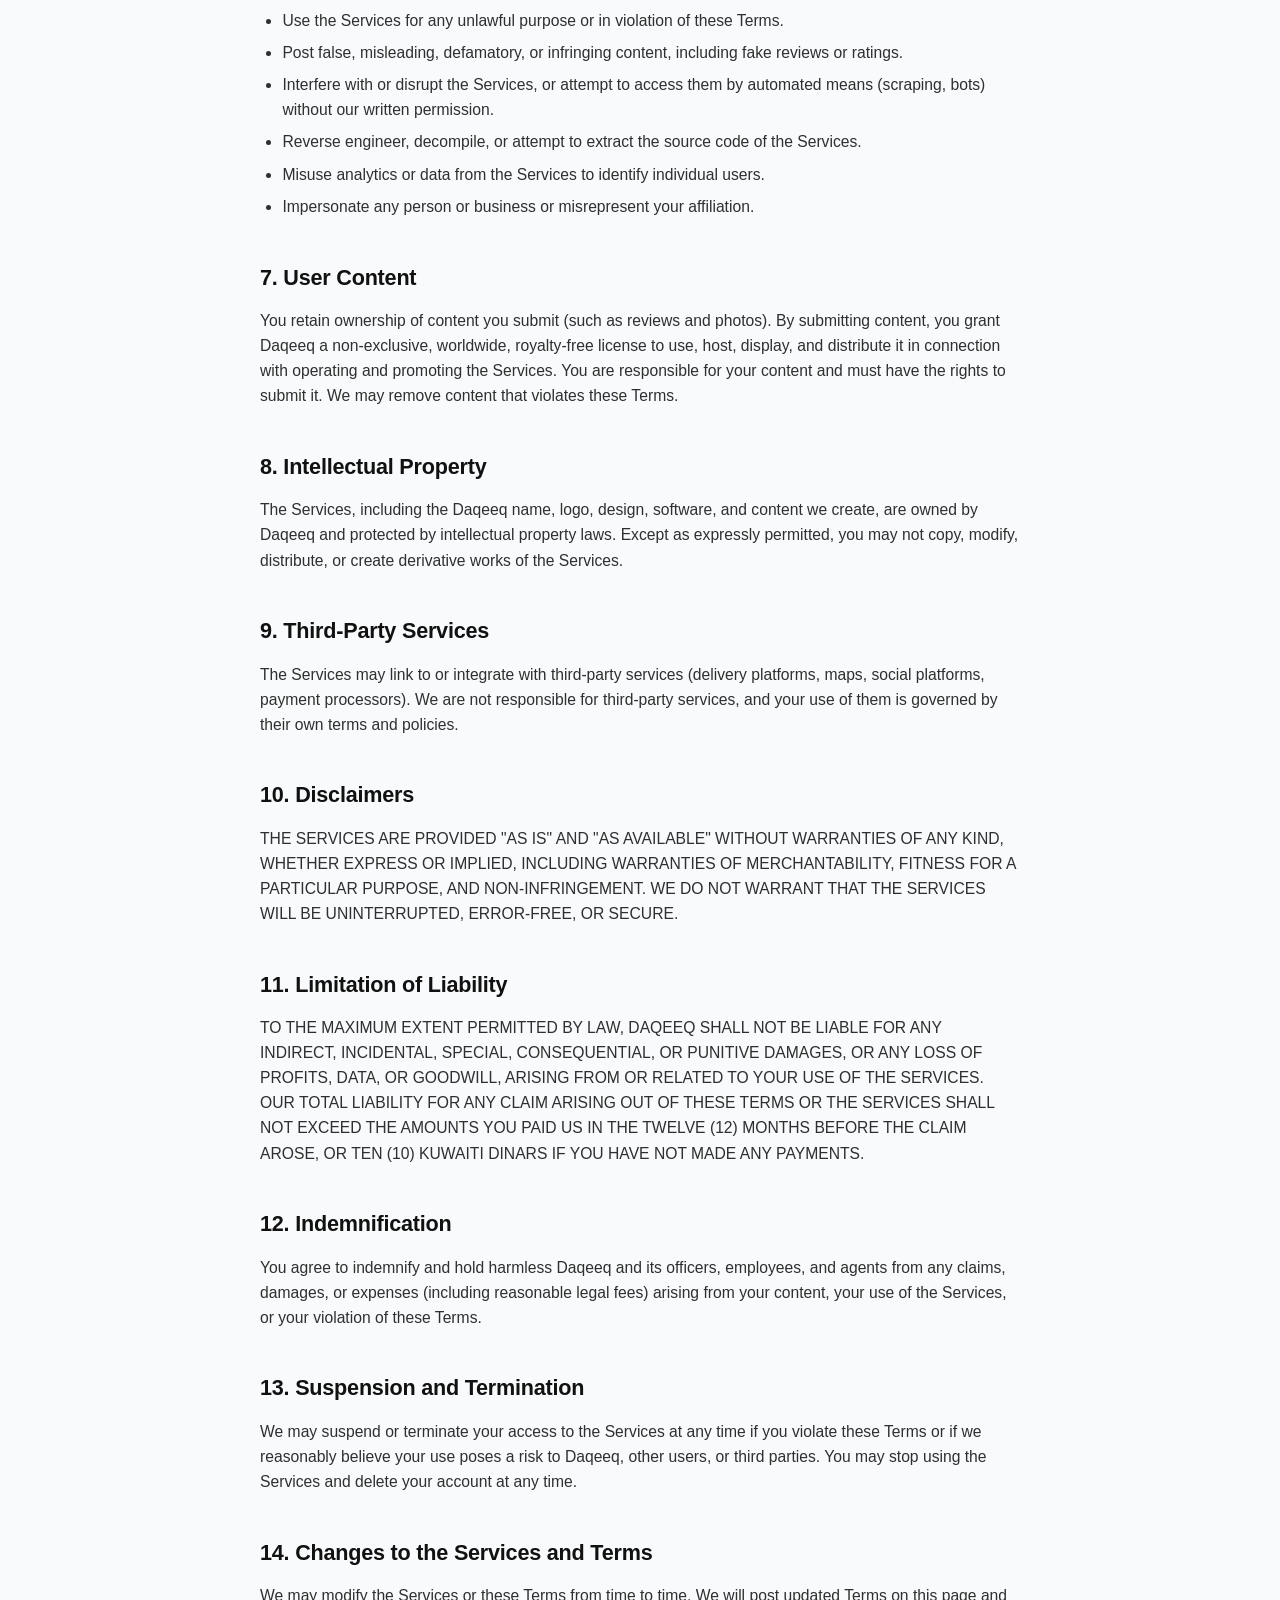
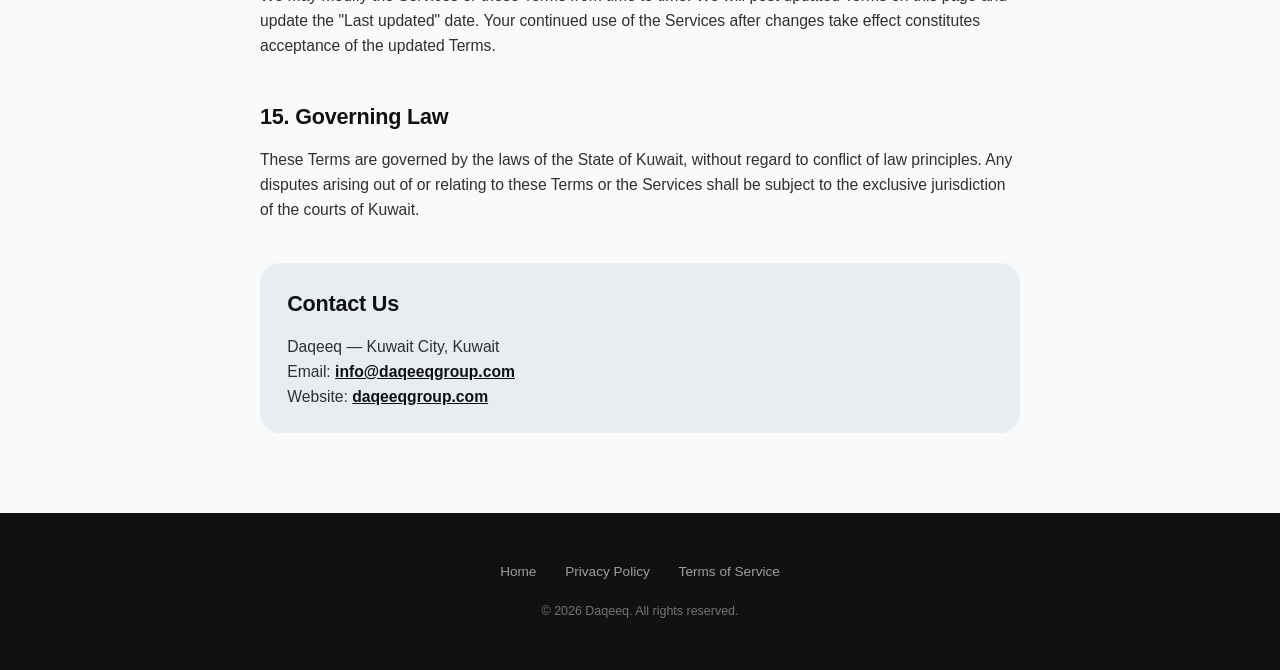
<file: terms.html>
<!DOCTYPE html>
<html lang="en">
<head>
  <meta charset="UTF-8" />
  <meta name="viewport" content="width=device-width, initial-scale=1.0" />
  <title>Terms of Service — Daqeeq</title>
  <meta name="description" content="Terms of Service for Daqeeq, the Daqeeq mobile app, and Daqeeq Business." />
  <link rel="icon" type="image/svg+xml" href="data:image/svg+xml,%3Csvg xmlns='http://www.w3.org/2000/svg' viewBox='0 0 100 100'%3E%3Crect width='100' height='100' rx='22' fill='%23111111'/%3E%3Cg transform='translate(12 12) scale(0.76)'%3E%3Cpath d='M4 32 H26 L44 50 L26 68 H4 L22 50 Z' fill='%23F8FAFB'/%3E%3Cpath d='M34 6 H64 L96 38 V62 L64 94 H34 L78 50 Z' fill='%23F8FAFB'/%3E%3Cpath d='M96 38 L96 62 L78 50 Z' fill='%23B9C0C7'/%3E%3C/g%3E%3C/svg%3E" />
  <link rel="preconnect" href="https://api.fontshare.com" />
  <link href="https://api.fontshare.com/v2/css?f[]=satoshi@400,500,700,900&display=swap" rel="stylesheet" />
  <link rel="stylesheet" href="/assets/css/style.css?v=6" />
</head>
<body class="legal-page">

  <header class="nav is-scrolled" id="nav">
    <div class="nav__inner">
      <a href="/" class="nav__brand" aria-label="Daqeeq home">
        <img class="nav__logo" src="/assets/img/logo-sm.png" alt="Daqeeq" width="168" height="168" />
      </a>
      <nav class="nav__links" aria-label="Primary">
        <a href="/">Home</a>
        <a href="/privacy">Privacy</a>
      </nav>
      <a href="mailto:info@daqeeqgroup.com" class="btn btn--small btn--blue btn--cta nav__cta">
        <span class="btn__label">Get in touch</span>
        <i class="btn__arrow" aria-hidden="true"><svg viewBox="0 0 24 24" width="15" height="15" fill="none" stroke="currentColor" stroke-width="2.4" stroke-linecap="round" stroke-linejoin="round"><path d="M9 6l6 6-6 6" /></svg></i>
      </a>
    </div>
  </header>

  <main class="legal">
    <h1>Terms of Service</h1>
    <p class="legal__updated">Last updated: June 10, 2026</p>

    <p>
      These Terms of Service ("Terms") govern your access to and use of the services provided
      by Daqeeq ("Daqeeq", "we", "us", or "our"), including the website at daqeeqgroup.com,
      the Daqeeq mobile application, and the Daqeeq Business web dashboard (together, the
      "Services"). By accessing or using the Services, you agree to be bound by these Terms.
    </p>

    <h2>1. Eligibility</h2>
    <p>
      You must be at least 13 years old to use the Services. By using the Services on behalf
      of a business, you represent that you are authorized to act for that business and that
      the business agrees to these Terms.
    </p>

    <h2>2. Accounts</h2>
    <ul>
      <li>You are responsible for maintaining the confidentiality of your account credentials and for all activity under your account.</li>
      <li>You agree to provide accurate, current, and complete information and to keep it updated.</li>
      <li>Notify us immediately at <a href="mailto:info@daqeeqgroup.com">info@daqeeqgroup.com</a> if you suspect unauthorized use of your account.</li>
    </ul>

    <h2>3. The Services</h2>
    <p>
      Daqeeq provides a discovery platform for consumers and an analytics platform for
      businesses. Information about places — such as opening hours, menus, and availability —
      is provided by businesses or third parties and may change without notice. We do not
      guarantee its accuracy or completeness.
    </p>
    <p>
      AI features (including Sabi and the Daqeeq Business insights chat) generate responses
      automatically. Responses are provided for informational purposes only and may contain
      errors. You should independently verify important information before relying on it.
    </p>

    <h2>4. Business Accounts and Connected Platforms</h2>
    <ul>
      <li>Business users may connect third-party accounts (such as Instagram, TikTok, or Google Business Profile) to Daqeeq Business. You may only connect accounts you own or are authorized to manage.</li>
      <li>Your use of connected platforms remains subject to those platforms' own terms. We may suspend or remove a connection if required by the platform or by law.</li>
      <li>You retain ownership of your business content (menus, photos, descriptions). You grant us a non-exclusive, worldwide license to host, display, and distribute that content within the Services for the purpose of operating the Services.</li>
    </ul>

    <h2>5. Subscriptions and Payments</h2>
    <ul>
      <li>Some features of the Services are offered under paid subscription plans. Prices, features, and plan limits are presented at the point of purchase and may change with notice.</li>
      <li>Subscriptions renew automatically until cancelled. You can cancel at any time, effective at the end of the current billing period.</li>
      <li>Except where required by law, payments are non-refundable.</li>
    </ul>

    <h2>6. Acceptable Use</h2>
    <p>You agree not to:</p>
    <ul>
      <li>Use the Services for any unlawful purpose or in violation of these Terms.</li>
      <li>Post false, misleading, defamatory, or infringing content, including fake reviews or ratings.</li>
      <li>Interfere with or disrupt the Services, or attempt to access them by automated means (scraping, bots) without our written permission.</li>
      <li>Reverse engineer, decompile, or attempt to extract the source code of the Services.</li>
      <li>Misuse analytics or data from the Services to identify individual users.</li>
      <li>Impersonate any person or business or misrepresent your affiliation.</li>
    </ul>

    <h2>7. User Content</h2>
    <p>
      You retain ownership of content you submit (such as reviews and photos). By submitting
      content, you grant Daqeeq a non-exclusive, worldwide, royalty-free license to use, host,
      display, and distribute it in connection with operating and promoting the Services. You
      are responsible for your content and must have the rights to submit it. We may remove
      content that violates these Terms.
    </p>

    <h2>8. Intellectual Property</h2>
    <p>
      The Services, including the Daqeeq name, logo, design, software, and content we create,
      are owned by Daqeeq and protected by intellectual property laws. Except as expressly
      permitted, you may not copy, modify, distribute, or create derivative works of the
      Services.
    </p>

    <h2>9. Third-Party Services</h2>
    <p>
      The Services may link to or integrate with third-party services (delivery platforms,
      maps, social platforms, payment processors). We are not responsible for third-party
      services, and your use of them is governed by their own terms and policies.
    </p>

    <h2>10. Disclaimers</h2>
    <p>
      THE SERVICES ARE PROVIDED "AS IS" AND "AS AVAILABLE" WITHOUT WARRANTIES OF ANY KIND,
      WHETHER EXPRESS OR IMPLIED, INCLUDING WARRANTIES OF MERCHANTABILITY, FITNESS FOR A
      PARTICULAR PURPOSE, AND NON-INFRINGEMENT. WE DO NOT WARRANT THAT THE SERVICES WILL BE
      UNINTERRUPTED, ERROR-FREE, OR SECURE.
    </p>

    <h2>11. Limitation of Liability</h2>
    <p>
      TO THE MAXIMUM EXTENT PERMITTED BY LAW, DAQEEQ SHALL NOT BE LIABLE FOR ANY INDIRECT,
      INCIDENTAL, SPECIAL, CONSEQUENTIAL, OR PUNITIVE DAMAGES, OR ANY LOSS OF PROFITS, DATA,
      OR GOODWILL, ARISING FROM OR RELATED TO YOUR USE OF THE SERVICES. OUR TOTAL LIABILITY
      FOR ANY CLAIM ARISING OUT OF THESE TERMS OR THE SERVICES SHALL NOT EXCEED THE AMOUNTS
      YOU PAID US IN THE TWELVE (12) MONTHS BEFORE THE CLAIM AROSE, OR TEN (10) KUWAITI DINARS
      IF YOU HAVE NOT MADE ANY PAYMENTS.
    </p>

    <h2>12. Indemnification</h2>
    <p>
      You agree to indemnify and hold harmless Daqeeq and its officers, employees, and agents
      from any claims, damages, or expenses (including reasonable legal fees) arising from your
      content, your use of the Services, or your violation of these Terms.
    </p>

    <h2>13. Suspension and Termination</h2>
    <p>
      We may suspend or terminate your access to the Services at any time if you violate these
      Terms or if we reasonably believe your use poses a risk to Daqeeq, other users, or third
      parties. You may stop using the Services and delete your account at any time.
    </p>

    <h2>14. Changes to the Services and Terms</h2>
    <p>
      We may modify the Services or these Terms from time to time. We will post updated Terms
      on this page and update the "Last updated" date. Your continued use of the Services after
      changes take effect constitutes acceptance of the updated Terms.
    </p>

    <h2>15. Governing Law</h2>
    <p>
      These Terms are governed by the laws of the State of Kuwait, without regard to conflict
      of law principles. Any disputes arising out of or relating to these Terms or the Services
      shall be subject to the exclusive jurisdiction of the courts of Kuwait.
    </p>

    <div class="legal__contact-box">
      <h2 style="margin-top:0">Contact Us</h2>
      <p style="margin-bottom:0">
        Daqeeq — Kuwait City, Kuwait<br />
        Email: <a href="mailto:info@daqeeqgroup.com">info@daqeeqgroup.com</a><br />
        Website: <a href="https://daqeeqgroup.com">daqeeqgroup.com</a>
      </p>
    </div>
  </main>

  <footer class="footer footer--solid">
    <div class="container footer__inner">
      <nav class="footer__links" aria-label="Legal">
        <a href="/">Home</a>
        <a href="/privacy">Privacy Policy</a>
        <a href="/terms">Terms of Service</a>
      </nav>
      <p class="footer__copy">© 2026 Daqeeq. All rights reserved.</p>
    </div>
  </footer>

</body>
</html>
</file>
<file: assets/css/style.css>
/* ============================================================
   DAQEEQ — daqeeqgroup.com
   Ink Black #111111 · Graphite #2F2F2F · Soft White #F8FAFB
   Mist Gray #E8EDF2
   ============================================================ */

:root {
  --ink: #111111;
  --graphite: #2f2f2f;
  --white: #f8fafb;
  --mist: #e8edf2;
  --text-muted: #5c6470;
  --text-muted-light: rgba(248, 250, 251, 0.6);
  --radius: 20px;
  --fade: clamp(160px, 24vh, 240px);
  --font-en: "Satoshi", -apple-system, BlinkMacSystemFont, "Segoe UI", sans-serif;
  --font-ar: "Tajawal", sans-serif;
  --ease: cubic-bezier(0.22, 1, 0.36, 1);
}

* { margin: 0; padding: 0; box-sizing: border-box; }

/* Anchor scrolling is animated in JS (eased); CSS smooth scrolling would
   conflict with the per-frame scrollTo calls. */
html {
  scroll-padding-top: 90px;
}

body {
  font-family: var(--font-en);
  background: var(--white);
  color: var(--ink);
  line-height: 1.6;
  -webkit-font-smoothing: antialiased;
  overflow-x: hidden;
}

[lang="ar"] { font-family: var(--font-ar); }

img, svg { display: block; }
a { color: inherit; text-decoration: none; }
ul { list-style: none; }

.container {
  width: min(1140px, 92vw);
  margin-inline: auto;
}

/* ---------- Reveal animations ---------- */
[data-reveal] {
  opacity: 0;
  transform: translateY(36px);
  transition: opacity 0.9s var(--ease), transform 0.9s var(--ease);
  transition-delay: var(--d, 0s);
}
[data-reveal].in-view {
  opacity: 1;
  transform: none;
}
@media (prefers-reduced-motion: reduce) {
  [data-reveal] { opacity: 1; transform: none; transition: none; }
}

/* ---------- Type ---------- */
.eyebrow {
  font-size: 0.78rem;
  font-weight: 700;
  letter-spacing: 0.22em;
  text-transform: uppercase;
  color: var(--text-muted);
  margin-bottom: 1.1rem;
}
.eyebrow--blue { color: var(--text-muted); }
.eyebrow--light { color: var(--text-muted-light); }

.h2 {
  font-size: clamp(2.2rem, 5.5vw, 3.6rem);
  font-weight: 900;
  letter-spacing: -0.03em;
  line-height: 1.08;
  margin-bottom: 1.4rem;
}
.h2--light { color: var(--white); }

.h3 {
  font-size: clamp(1.7rem, 3.6vw, 2.4rem);
  font-weight: 700;
  letter-spacing: -0.02em;
  line-height: 1.15;
  margin-bottom: 1rem;
}

.lead {
  font-size: clamp(1.05rem, 1.7vw, 1.2rem);
  color: var(--text-muted);
  max-width: 620px;
}
.lead--light { color: var(--text-muted-light); }

.body { color: var(--text-muted); margin-bottom: 1.6rem; }
.text-blue { color: inherit; }

/* ---------- Buttons ---------- */
.btn {
  display: inline-flex;
  align-items: center;
  justify-content: center;
  padding: 0.95rem 1.9rem;
  border-radius: 999px;
  font-weight: 700;
  font-size: 0.95rem;
  letter-spacing: 0.01em;
  transition: transform 0.35s var(--ease), box-shadow 0.35s var(--ease), background 0.35s var(--ease);
}
.btn:hover { transform: translateY(-2px); }
.btn--blue {
  background: var(--white);
  color: var(--ink);
  box-shadow: 0 8px 24px rgba(248, 250, 251, 0.15);
}
.btn--blue:hover { box-shadow: 0 14px 34px rgba(248, 250, 251, 0.25); }
.btn--ghost {
  color: var(--white);
  border: 1px solid rgba(248, 250, 251, 0.25);
}
.btn--ghost:hover { background: rgba(248, 250, 251, 0.08); }
.btn--small { padding: 0.6rem 1.3rem; font-size: 0.85rem; }

/* CTA buttons: chevron capsule sweeps across on hover */
.btn--cta {
  position: relative;
  overflow: hidden;
}
.btn--cta .btn__label {
  margin-right: 2.4rem;
  transition: opacity 0.5s var(--ease);
}
.btn--cta:hover .btn__label { opacity: 0; }
.btn__arrow {
  position: absolute;
  top: 4px;
  right: 4px;
  bottom: 4px;
  width: 2.4rem;
  display: grid;
  place-items: center;
  border-radius: 999px;
  background: rgba(17, 17, 17, 0.12);
  color: var(--ink);
  transition: width 0.5s var(--ease), transform 0.15s var(--ease);
}
.btn--cta:hover .btn__arrow { width: calc(100% - 8px); }
.btn--cta:active .btn__arrow { transform: scale(0.95); }
.btn--small.btn--cta .btn__label { margin-right: 2.1rem; }
.btn--small.btn--cta .btn__arrow { width: 2rem; }
.btn--small.btn--cta:hover .btn__arrow { width: calc(100% - 8px); }

/* ---------- Nav ---------- */
.nav {
  position: fixed;
  top: 14px;
  left: 0;
  right: 0;
  z-index: 100;
}
.nav__inner {
  width: min(1140px, 94vw);
  margin-inline: auto;
  display: flex;
  align-items: center;
  justify-content: space-between;
  padding: 0.45rem 0.55rem 0.45rem 1.4rem;
  border-radius: 999px;
  background: rgba(17, 17, 17, 0.55);
  backdrop-filter: blur(12px);
  -webkit-backdrop-filter: blur(12px);
  border: 1px solid rgba(248, 250, 251, 0.08);
  transition: background 0.4s var(--ease);
}
.nav.is-scrolled .nav__inner {
  background: rgba(17, 17, 17, 0.85);
}
/* backdrop blur repaints on every scroll frame — too costly on phones */
@media (max-width: 760px) {
  .nav__inner {
    backdrop-filter: none;
    -webkit-backdrop-filter: none;
    background: rgba(17, 17, 17, 0.92);
  }
}
.nav__brand {
  display: flex;
  align-items: center;
  gap: 0.6rem;
}
.nav__logo { height: 44px; width: auto; }
.nav__links {
  display: flex;
  gap: 2.2rem;
}
.nav__links a {
  color: var(--text-muted-light);
  font-size: 0.9rem;
  font-weight: 500;
  transition: color 0.3s;
}
.nav__links a:hover { color: var(--white); }
@media (max-width: 760px) {
  .nav__links { display: none; }
}

/* ---------- Ethereal shadow effect (dark sections) ----------
   The silk texture is a pre-blurred alpha mask; motion is a slow
   GPU-composited transform drift (the original animated SVG
   displacement filter re-rendered the full section on the CPU
   every frame and made mobile unusable). */
.ethereal {
  position: absolute;
  inset: 0;
  overflow: hidden;
  pointer-events: none;
}
.ethereal__motion {
  position: absolute;
  inset: -6%;
  animation: ethereal-drift 38s ease-in-out infinite alternate;
  will-change: transform;
}
@keyframes ethereal-drift {
  0% { transform: translate3d(-2%, -1.5%, 0) scale(1.08); }
  50% { transform: translate3d(1.5%, 1%, 0) scale(1.16); }
  100% { transform: translate3d(-1%, 2%, 0) scale(1.1); }
}
.ethereal__shadow {
  width: 100%;
  height: 100%;
  background-color: rgba(128, 128, 128, 1);
  mask-image: url("/assets/img/ethereal-mask.webp");
  -webkit-mask-image: url("/assets/img/ethereal-mask.webp");
  mask-size: cover;
  -webkit-mask-size: cover;
  mask-repeat: no-repeat;
  -webkit-mask-repeat: no-repeat;
  mask-position: center;
  -webkit-mask-position: center;
}
.ethereal__noise {
  position: absolute;
  inset: 0;
  background-image: url("/assets/img/noise-sm.png");
  background-size: 154px;
  background-repeat: repeat;
  opacity: 0.5;
}
@media (prefers-reduced-motion: reduce) {
  .ethereal__motion { animation: none; }
}

/* ---------- Smooth section transitions ----------
   Eased (S-curve) gradient stops so the fade has zero slope at both
   ends — a plain linear gradient leaves a visible edge line. */
.hero::after,
.sabi::before,
.sabi::after,
.dark-tail::before {
  content: "";
  position: absolute;
  left: 0;
  right: 0;
  height: var(--fade);
  pointer-events: none;
  z-index: 2;
}
.hero::after,
.sabi::after {
  bottom: 0;
  background: linear-gradient(
    to top,
    rgb(248, 250, 251) 0%,
    rgba(248, 250, 251, 0.987) 8.1%,
    rgba(248, 250, 251, 0.951) 15.5%,
    rgba(248, 250, 251, 0.896) 22.5%,
    rgba(248, 250, 251, 0.825) 29%,
    rgba(248, 250, 251, 0.741) 35.3%,
    rgba(248, 250, 251, 0.648) 41.2%,
    rgba(248, 250, 251, 0.55) 47.1%,
    rgba(248, 250, 251, 0.45) 52.9%,
    rgba(248, 250, 251, 0.352) 58.8%,
    rgba(248, 250, 251, 0.259) 64.7%,
    rgba(248, 250, 251, 0.175) 71%,
    rgba(248, 250, 251, 0.104) 77.5%,
    rgba(248, 250, 251, 0.049) 84.5%,
    rgba(248, 250, 251, 0.013) 91.9%,
    rgba(248, 250, 251, 0) 100%
  );
}
.sabi::before,
.dark-tail::before {
  top: 0;
  background: linear-gradient(
    to bottom,
    rgb(248, 250, 251) 0%,
    rgba(248, 250, 251, 0.987) 8.1%,
    rgba(248, 250, 251, 0.951) 15.5%,
    rgba(248, 250, 251, 0.896) 22.5%,
    rgba(248, 250, 251, 0.825) 29%,
    rgba(248, 250, 251, 0.741) 35.3%,
    rgba(248, 250, 251, 0.648) 41.2%,
    rgba(248, 250, 251, 0.55) 47.1%,
    rgba(248, 250, 251, 0.45) 52.9%,
    rgba(248, 250, 251, 0.352) 58.8%,
    rgba(248, 250, 251, 0.259) 64.7%,
    rgba(248, 250, 251, 0.175) 71%,
    rgba(248, 250, 251, 0.104) 77.5%,
    rgba(248, 250, 251, 0.049) 84.5%,
    rgba(248, 250, 251, 0.013) 91.9%,
    rgba(248, 250, 251, 0) 100%
  );
}

/* ---------- Hero ---------- */
.hero {
  position: relative;
  min-height: 100svh;
  display: flex;
  align-items: center;
  justify-content: center;
  padding-bottom: 6rem;
  background: var(--ink);
  color: var(--white);
  overflow: hidden;
}
.hero__glow {
  position: absolute;
  top: -30%;
  left: 50%;
  transform: translateX(-50%);
  width: 1100px;
  height: 700px;
  background: radial-gradient(closest-side, rgba(248, 250, 251, 0.07), transparent 70%);
  pointer-events: none;
}
.hero__inner {
  position: relative;
  z-index: 3;
  text-align: center;
  width: min(900px, 92vw);
  margin-inline: auto;
}
.hero__title {
  font-size: clamp(2.8rem, 8vw, 5.6rem);
  font-weight: 900;
  letter-spacing: -0.035em;
  line-height: 1.04;
  margin-bottom: 1.6rem;
}
.hero__title-accent {
  background: linear-gradient(120deg, #f8fafb, #8f99a4);
  -webkit-background-clip: text;
  background-clip: text;
  color: transparent;
}
.hero__sub {
  font-size: clamp(1.05rem, 2vw, 1.3rem);
  color: var(--text-muted-light);
  max-width: 560px;
  margin: 0 auto 2.4rem;
}
.hero__actions {
  display: flex;
  gap: 1rem;
  justify-content: center;
  flex-wrap: wrap;
}

/* ---------- Essence strip ---------- */
.essence {
  background: var(--white);
  padding: 2.6rem 0;
}
.essence__row {
  display: flex;
  justify-content: space-between;
  flex-wrap: wrap;
  gap: 1.2rem 2rem;
}
.essence__row span {
  font-weight: 700;
  letter-spacing: 0.16em;
  text-transform: uppercase;
  font-size: 0.85rem;
  color: var(--graphite);
}

/* ---------- Intro ---------- */
.intro {
  padding: clamp(5rem, 12vw, 9rem) 0 clamp(3rem, 7vw, 5rem);
  background: var(--white);
}

/* ---------- Products ---------- */
.products {
  background: var(--white);
  padding-bottom: clamp(4rem, 9vw, 7rem);
}
.product {
  display: grid;
  grid-template-columns: 1fr 1fr;
  gap: clamp(2.5rem, 6vw, 6rem);
  align-items: center;
  padding: clamp(3rem, 7vw, 5.5rem) 0;
}
.product--flip .product__text { order: 2; }
.product--flip .product__visual { order: 1; }
@media (max-width: 860px) {
  .product { grid-template-columns: 1fr; }
  .product--flip .product__text { order: 1; }
  .product--flip .product__visual { order: 2; }
}
.product__num {
  font-size: 2.6rem;
  font-weight: 900;
  color: #c6cfd9;
  line-height: 1;
  margin-bottom: 1rem;
}
.feature-list { display: grid; gap: 1.15rem; }
.feature-list li { display: flex; gap: 0.9rem; align-items: flex-start; }
.feature-list .dot {
  flex: none;
  width: 9px;
  height: 9px;
  margin-top: 0.5rem;
  border-radius: 50%;
  background: var(--ink);
}
.feature-list strong { display: block; font-weight: 700; }
.feature-list em {
  font-style: normal;
  color: var(--text-muted);
  font-size: 0.93rem;
}

/* ---------- Product visuals ---------- */
.product__visual { display: flex; justify-content: center; }
.product__shot {
  width: min(320px, 78vw);
  height: auto;
  filter: drop-shadow(0 36px 56px rgba(17, 17, 17, 0.35));
  transition: transform 0.6s var(--ease);
}
.product__shot:hover { transform: translateY(-8px) rotate(-1deg); }
.chat__orb {
  flex: none;
  width: 26px;
  height: 26px;
  border-radius: 50%;
  background: radial-gradient(circle at 30% 30%, #ffffff, #8f99a4);
  box-shadow: 0 0 18px rgba(248, 250, 251, 0.6);
  animation: pulse 2.6s ease-in-out infinite;
}
@keyframes pulse {
  0%, 100% { box-shadow: 0 0 12px rgba(248, 250, 251, 0.45); }
  50% { box-shadow: 0 0 26px rgba(248, 250, 251, 0.8); }
}

/* ---------- MacBook mockup ---------- */
.mac {
  width: min(620px, 92vw);
  filter: drop-shadow(0 36px 56px rgba(17, 17, 17, 0.32));
  transition: transform 0.6s var(--ease);
}
.mac:hover { transform: translateY(-8px); }
.mac__screen {
  position: relative;
  background: linear-gradient(180deg, #17181a, #0c0d0e);
  border: 1px solid #2c2e31;
  border-radius: 18px 18px 0 0;
  padding: 18px 12px 14px;
}
.mac__camera {
  position: absolute;
  top: 7px;
  left: 50%;
  transform: translateX(-50%);
  width: 5px;
  height: 5px;
  border-radius: 50%;
  background: #2f3338;
  box-shadow: inset 0 0 2px #000;
}
.mac__screen img {
  width: 100%;
  height: auto;
  border-radius: 6px;
  display: block;
}
.mac__base {
  position: relative;
  height: 16px;
  margin: 0 -30px;
  background: linear-gradient(180deg, #eceef0 0%, #c7cacd 45%, #8f9296 100%);
  border-radius: 2px 2px 14px 14px;
}
.mac__base::before {
  content: "";
  position: absolute;
  top: 0;
  left: 50%;
  transform: translateX(-50%);
  width: 116px;
  height: 7px;
  background: linear-gradient(180deg, #9da0a4, #d4d6d9);
  border-radius: 0 0 9px 9px;
}
.mac__base::after {
  content: "";
  position: absolute;
  inset: auto 0 0 0;
  height: 3px;
  background: linear-gradient(180deg, rgba(0, 0, 0, 0.12), rgba(0, 0, 0, 0.3));
  border-radius: 0 0 14px 14px;
}

/* ---------- Sabi section ---------- */
.sabi {
  position: relative;
  background: var(--ink);
  padding: calc(var(--fade) + 2.5rem) 0;
  overflow: hidden;
}
.sabi__inner { position: relative; z-index: 3; text-align: center; }
.sabi .lead { margin-inline: auto; margin-bottom: 3rem; }
.chat {
  max-width: 560px;
  margin-inline: auto;
  display: grid;
  gap: 0.9rem;
}
.chat__bubble {
  border-radius: 18px;
  padding: 0.95rem 1.2rem;
  font-size: 0.95rem;
  text-align: left;
}
.chat__bubble--user {
  background: var(--white);
  color: var(--ink);
  font-weight: 500;
  justify-self: end;
  max-width: 85%;
  border-bottom-right-radius: 6px;
}
.chat__bubble--sabi {
  display: flex;
  align-items: flex-start;
  gap: 0.8rem;
  background: rgba(248, 250, 251, 0.06);
  border: 1px solid rgba(248, 250, 251, 0.12);
  color: var(--white);
  justify-self: start;
  max-width: 85%;
  border-bottom-left-radius: 6px;
}
.chat__bubble--sabi .chat__orb {
  width: 22px;
  height: 22px;
  margin-top: 1px;
}
.chat__card {
  display: flex;
  align-items: center;
  gap: 0.9rem;
  background: rgba(248, 250, 251, 0.05);
  border: 1px solid rgba(248, 250, 251, 0.1);
  border-radius: 16px;
  padding: 0.9rem 1rem;
  text-align: left;
}
.chat__card-avatar {
  flex: none;
  width: 46px;
  height: 46px;
  border-radius: 12px;
  background: rgba(248, 250, 251, 0.1);
  border: 1px solid rgba(248, 250, 251, 0.12);
  display: grid;
  place-items: center;
  font-weight: 900;
  font-size: 0.85rem;
  color: var(--white);
}
.chat__card strong {
  display: block;
  color: var(--white);
  font-size: 0.98rem;
}
.chat__card em {
  display: block;
  font-style: normal;
  color: var(--text-muted-light);
  font-size: 0.82rem;
  margin: 0.15rem 0 0.5rem;
}
.chat__tags {
  display: flex;
  gap: 0.4rem;
}
.chat__tags span {
  font-size: 0.62rem;
  font-weight: 700;
  letter-spacing: 0.12em;
  text-transform: uppercase;
  color: var(--text-muted-light);
  border: 1px solid rgba(248, 250, 251, 0.18);
  padding: 0.22rem 0.55rem;
  border-radius: 999px;
}
.chat__suggest {
  background: var(--white);
  color: var(--ink);
  border-radius: 18px;
  padding: 1.1rem 1.2rem;
  text-align: left;
}
.chat__suggest-label {
  display: flex;
  align-items: center;
  gap: 0.5rem;
  font-size: 0.66rem;
  font-weight: 900;
  letter-spacing: 0.2em;
  text-transform: uppercase;
  color: var(--text-muted);
  margin-bottom: 0.45rem;
}
.chat__suggest-label::before {
  content: "";
  width: 8px;
  height: 8px;
  border-radius: 50%;
  background: var(--ink);
}
.chat__suggest p {
  font-weight: 700;
  font-size: 1.05rem;
  letter-spacing: -0.01em;
  margin-bottom: 0.85rem;
}
.chat__actions {
  display: flex;
  gap: 0.5rem;
}
.chat__actions span {
  font-size: 0.8rem;
  font-weight: 700;
  padding: 0.5rem 1.1rem;
  border-radius: 999px;
}
.chat__actions span:first-child {
  background: var(--ink);
  color: var(--white);
}
.chat__actions span + span {
  border: 1px solid rgba(17, 17, 17, 0.25);
  color: var(--ink);
}
.chat__input {
  display: flex;
  align-items: center;
  justify-content: space-between;
  gap: 0.8rem;
  background: rgba(248, 250, 251, 0.06);
  border: 1px solid rgba(248, 250, 251, 0.12);
  border-radius: 999px;
  padding: 0.85rem 1.2rem;
  color: var(--text-muted-light);
  font-size: 0.9rem;
  text-align: left;
}

/* ---------- Why ---------- */
.why {
  background: var(--white);
  padding: clamp(5rem, 12vw, 9rem) 0;
}
.why__grid {
  margin-top: 3rem;
  display: grid;
  grid-template-columns: repeat(auto-fit, minmax(230px, 1fr));
  gap: 1.1rem;
}
.why__card {
  background: #fff;
  border: 1px solid var(--mist);
  border-radius: var(--radius);
  padding: 1.6rem 1.5rem;
  transition: transform 0.45s var(--ease), box-shadow 0.45s var(--ease), border-color 0.45s var(--ease);
}
.why__card:hover {
  transform: translateY(-6px);
  border-color: rgba(17, 17, 17, 0.3);
  box-shadow: 0 24px 48px -20px rgba(17, 17, 17, 0.18);
}
.why__card strong { display: block; font-size: 1.05rem; margin-bottom: 0.4rem; }
.why__card em {
  font-style: normal;
  color: var(--text-muted);
  font-size: 0.92rem;
}

/* ---------- Contact ---------- */
.dark-tail {
  position: relative;
  background: var(--ink);
  overflow: hidden;
}
.contact {
  position: relative;
  padding: calc(var(--fade) + 2.5rem) 0 clamp(5rem, 12vw, 9rem);
}
.contact__inner { position: relative; z-index: 3; text-align: center; }
.contact .lead { margin-inline: auto; }
.contact__email {
  display: inline-block;
  margin-top: 2.2rem;
  font-size: clamp(1.3rem, 3.6vw, 2.1rem);
  font-weight: 700;
  letter-spacing: -0.02em;
  color: var(--white);
  border-bottom: 2px solid var(--white);
  padding-bottom: 0.25rem;
  transition: color 0.3s, border-color 0.3s;
}
.contact__email:hover { color: var(--text-muted-light); }
.contact__loc {
  margin-top: 1.2rem;
  color: var(--text-muted-light);
  font-size: 0.9rem;
  letter-spacing: 0.14em;
  text-transform: uppercase;
}

/* ---------- Footer ---------- */
.footer {
  position: relative;
  padding: 3rem 0;
  color: var(--text-muted-light);
}
.footer--solid { background: var(--ink); }
.footer__inner {
  position: relative;
  display: grid;
  gap: 1.2rem;
  justify-items: center;
  text-align: center;
}
.footer__brand {
  display: flex;
  align-items: center;
}
.footer__logo { height: 56px; width: auto; }
.footer__tag { font-size: 0.88rem; }
.footer__links { display: flex; gap: 1.8rem; flex-wrap: wrap; justify-content: center; }
.footer__links a {
  font-size: 0.85rem;
  transition: color 0.3s;
}
.footer__links a:hover { color: var(--white); }
.footer__copy { font-size: 0.78rem; opacity: 0.7; }

/* ============================================================
   LEGAL PAGES (/privacy, /terms)
   ============================================================ */
.legal-page { background: var(--white); }
.legal {
  width: min(760px, 92vw);
  margin-inline: auto;
  padding: 9rem 0 5rem;
}
.legal h1 {
  font-size: clamp(2.1rem, 5vw, 3rem);
  font-weight: 900;
  letter-spacing: -0.03em;
  line-height: 1.1;
  margin-bottom: 0.6rem;
}
.legal .legal__updated {
  color: var(--text-muted);
  font-size: 0.9rem;
  margin-bottom: 3rem;
}
.legal h2 {
  font-size: 1.35rem;
  font-weight: 700;
  letter-spacing: -0.01em;
  margin: 2.6rem 0 0.8rem;
}
.legal h3 {
  font-size: 1.05rem;
  font-weight: 700;
  margin: 1.8rem 0 0.5rem;
}
.legal p, .legal li {
  color: var(--graphite);
  font-size: 0.98rem;
  margin-bottom: 0.8rem;
}
.legal ul {
  list-style: disc;
  padding-left: 1.4rem;
  margin-bottom: 1rem;
}
.legal ul li { margin-bottom: 0.45rem; }
.legal a { color: var(--ink); font-weight: 700; text-decoration: underline; }
.legal a:hover { text-decoration: underline; }
.legal .legal__contact-box {
  margin-top: 2.5rem;
  background: var(--mist);
  border-radius: var(--radius);
  padding: 1.5rem 1.7rem;
}
</file>
